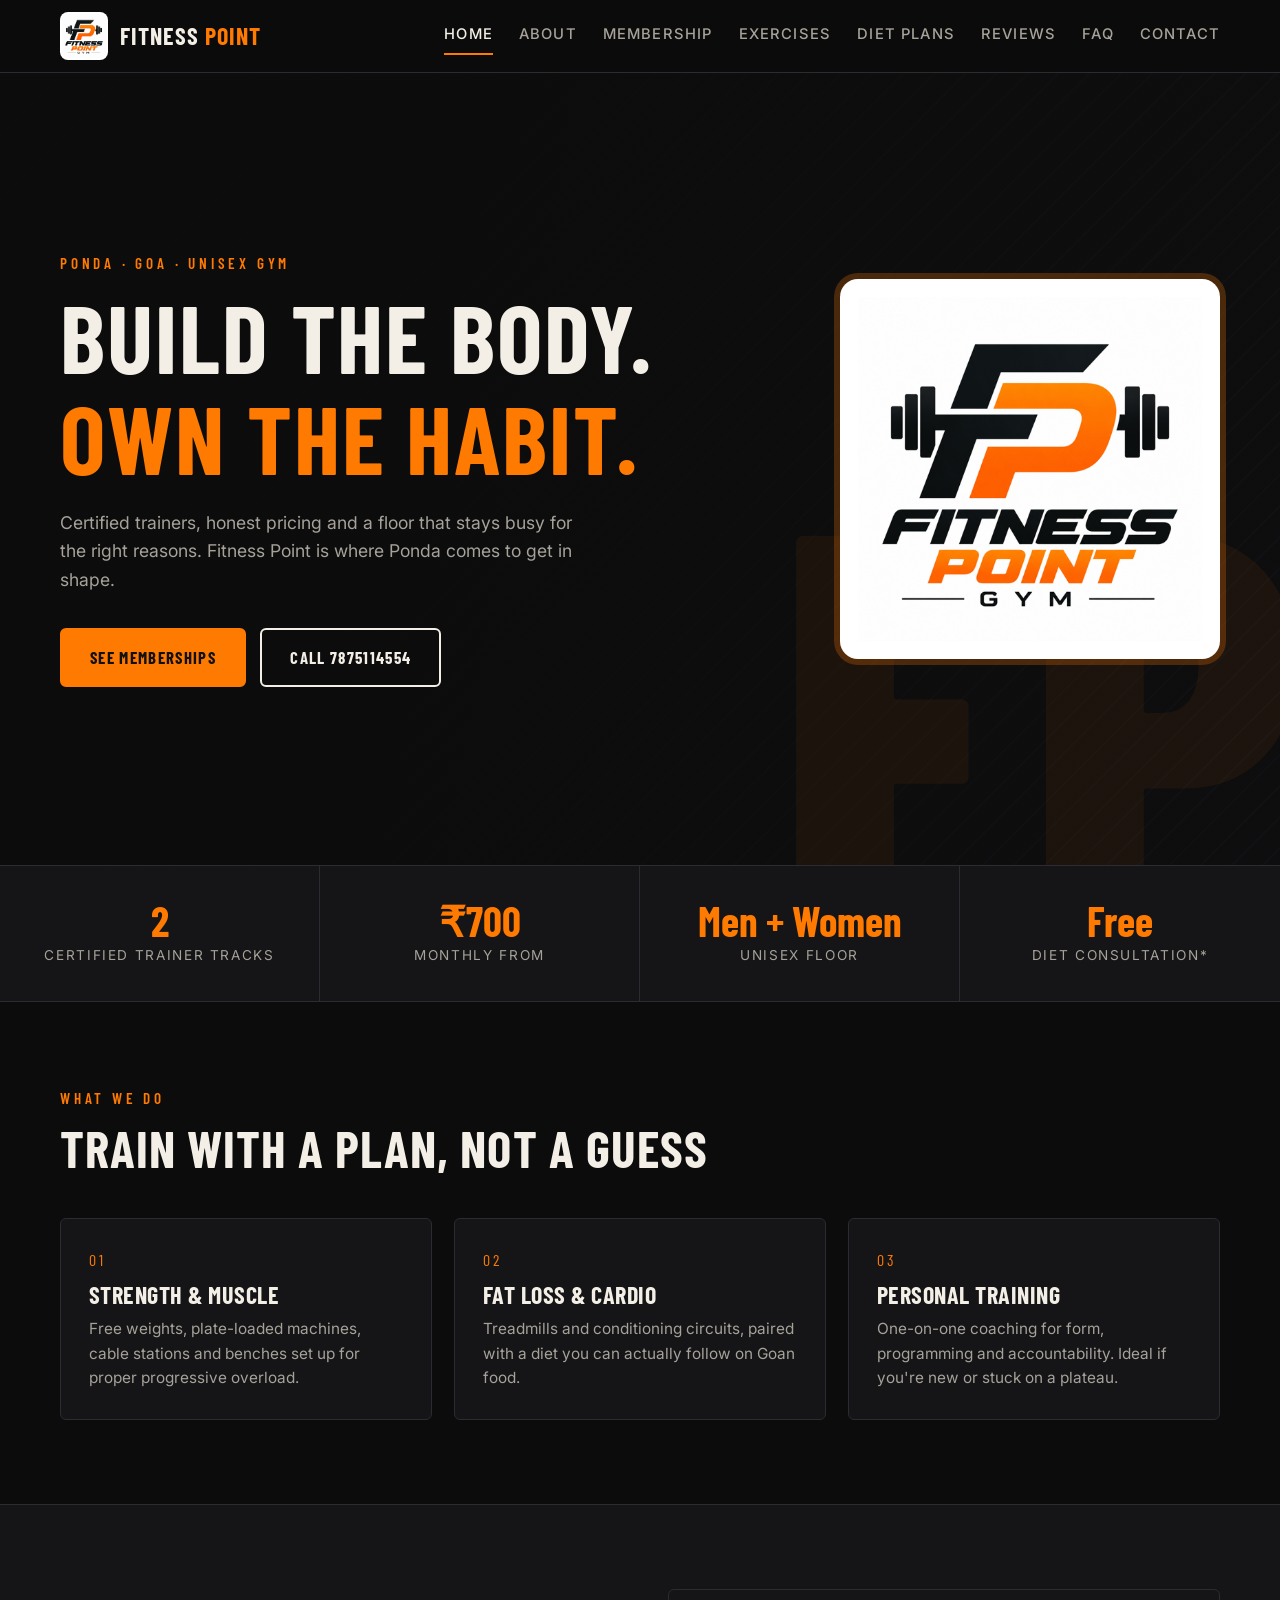
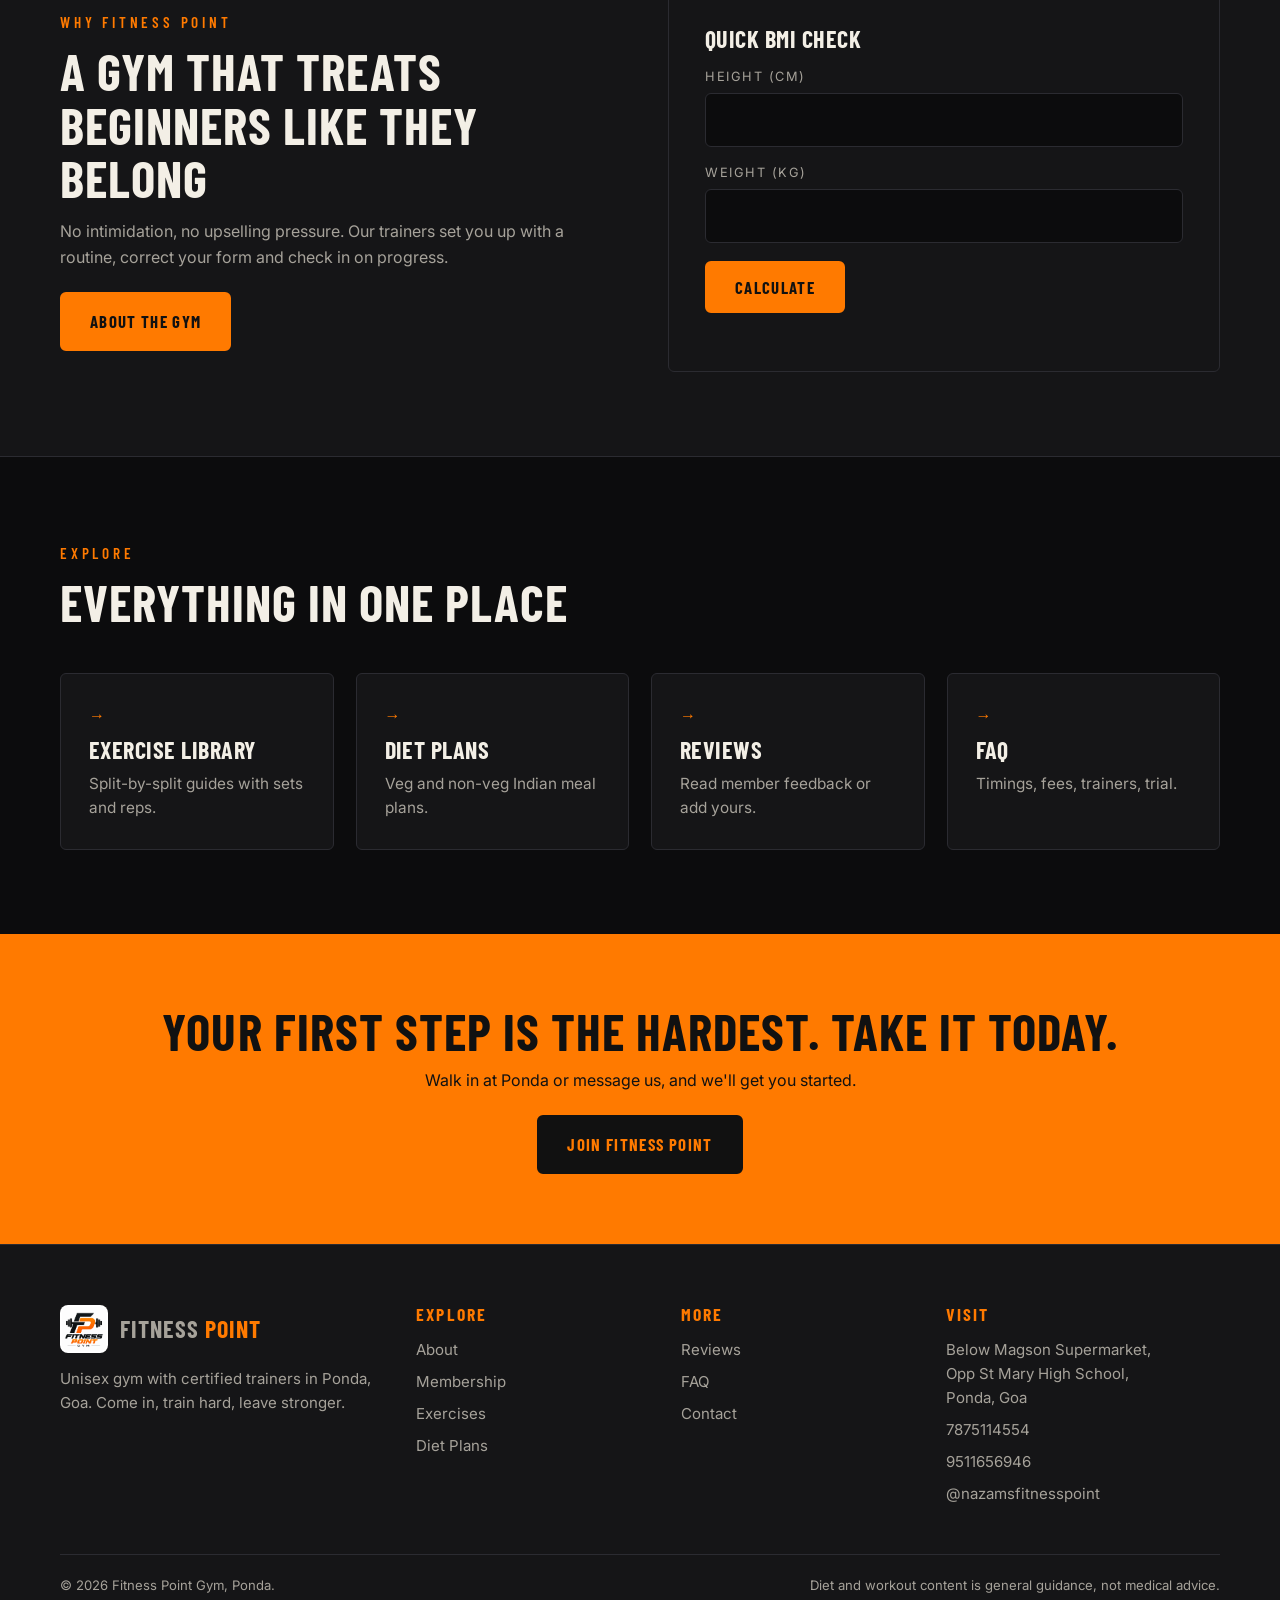
<file: index.html>
<!doctype html>
<html lang="en"><head><meta charset="utf-8"><meta name="viewport" content="width=device-width,initial-scale=1">
<title>Home | Fitness Point Gym, Ponda Goa</title>
<meta name="description" content="Unisex gym in Ponda, Goa with certified trainers, diet consultation and affordable memberships.">
<link rel="icon" href="img/favicon.png">
<link rel="preconnect" href="https://fonts.googleapis.com"><link rel="preconnect" href="https://fonts.gstatic.com" crossorigin>
<link href="https://fonts.googleapis.com/css2?family=Barlow+Condensed:wght@500;600;700;800&family=Inter:wght@400;500;600&display=swap" rel="stylesheet">
<link rel="stylesheet" href="css/style.css">
</head><body>
<div id="hdr"></div>

<section class="hero"><div class="wrap">
  <div><span class="eyebrow">Ponda · Goa · Unisex Gym</span>
  <h1>Build the body.<br><em>Own the habit.</em></h1>
  <p>Certified trainers, honest pricing and a floor that stays busy for the right reasons. Fitness Point is where Ponda comes to get in shape.</p>
  <div class="row"><a class="btn" href="membership.html">See Memberships</a><a class="btn ghost" href="tel:7875114554">Call 7875114554</a></div></div>
  <img class="hero-logo" src="img/logo.png" alt="Fitness Point Gym">
</div></section>
<div class="stats">
  <div><strong>2</strong><span>Certified trainer tracks</span></div>
  <div><strong>₹700</strong><span>Monthly from</span></div>
  <div><strong>Men + Women</strong><span>Unisex floor</span></div>
  <div><strong>Free</strong><span>Diet consultation*</span></div>
</div>
<section><div class="wrap">
  <span class="eyebrow">What we do</span><h2>Train with a plan, not a guess</h2>
  <div class="grid g3">
    <div class="card"><span class="no">01</span><h3>Strength &amp; Muscle</h3><p>Free weights, plate-loaded machines, cable stations and benches set up for proper progressive overload.</p></div>
    <div class="card"><span class="no">02</span><h3>Fat Loss &amp; Cardio</h3><p>Treadmills and conditioning circuits, paired with a diet you can actually follow on Goan food.</p></div>
    <div class="card"><span class="no">03</span><h3>Personal Training</h3><p>One-on-one coaching for form, programming and accountability. Ideal if you're new or stuck on a plateau.</p></div>
  </div>
</div></section>
<section class="alt"><div class="wrap split">
  <div><span class="eyebrow">Why Fitness Point</span><h2>A gym that treats beginners like they belong</h2>
  <p class="lead">No intimidation, no upselling pressure. Our trainers set you up with a routine, correct your form and check in on progress.</p>
  <p style="margin-top:22px"><a class="btn" href="about.html">About the gym</a></p></div>
  <div class="panel"><h3>Quick BMI check</h3>
  <form id="bmiForm"><label>Height (cm)</label><input name="h" type="number" min="100" max="230" required>
  <label>Weight (kg)</label><input name="w" type="number" min="25" max="250" required>
  <p style="margin-top:18px"><button class="btn" type="submit">Calculate</button></p></form>
  <p id="bmiOut" class="note" style="font-size:1rem"></p></div>
</div></section>
<section><div class="wrap">
  <span class="eyebrow">Explore</span><h2>Everything in one place</h2>
  <div class="grid g4">
    <a class="card" href="exercises.html"><span class="no">→</span><h3>Exercise Library</h3><p>Split-by-split guides with sets and reps.</p></a>
    <a class="card" href="diet.html"><span class="no">→</span><h3>Diet Plans</h3><p>Veg and non-veg Indian meal plans.</p></a>
    <a class="card" href="reviews.html"><span class="no">→</span><h3>Reviews</h3><p>Read member feedback or add yours.</p></a>
    <a class="card" href="faq.html"><span class="no">→</span><h3>FAQ</h3><p>Timings, fees, trainers, trial.</p></a>
  </div>
</div></section>
<div class="cta"><div class="wrap"><h2>Your first step is the hardest. Take it today.</h2><p>Walk in at Ponda or message us, and we'll get you started.</p><a class="btn" href="contact.html">Join Fitness Point</a></div></div>
<div id="ftr"></div>
<script src="js/main.js"></script>
</body></html>
</file>
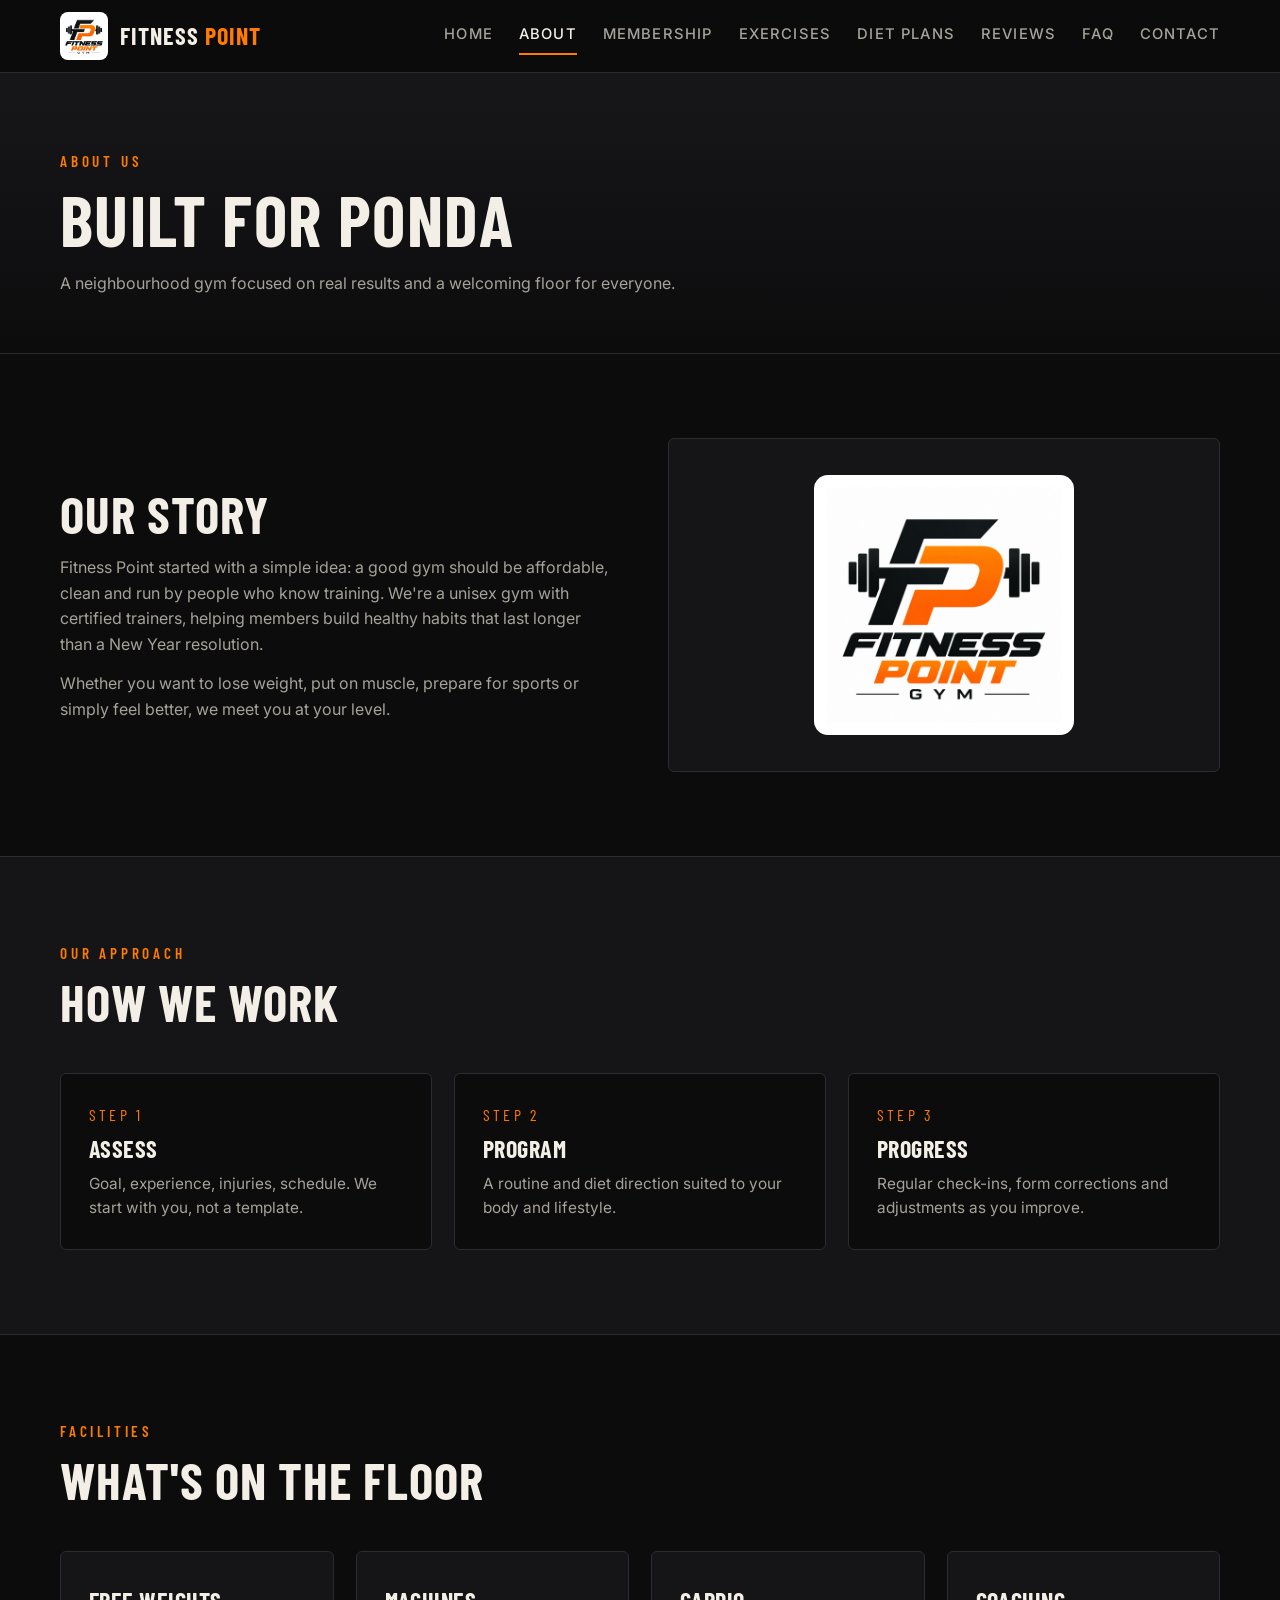
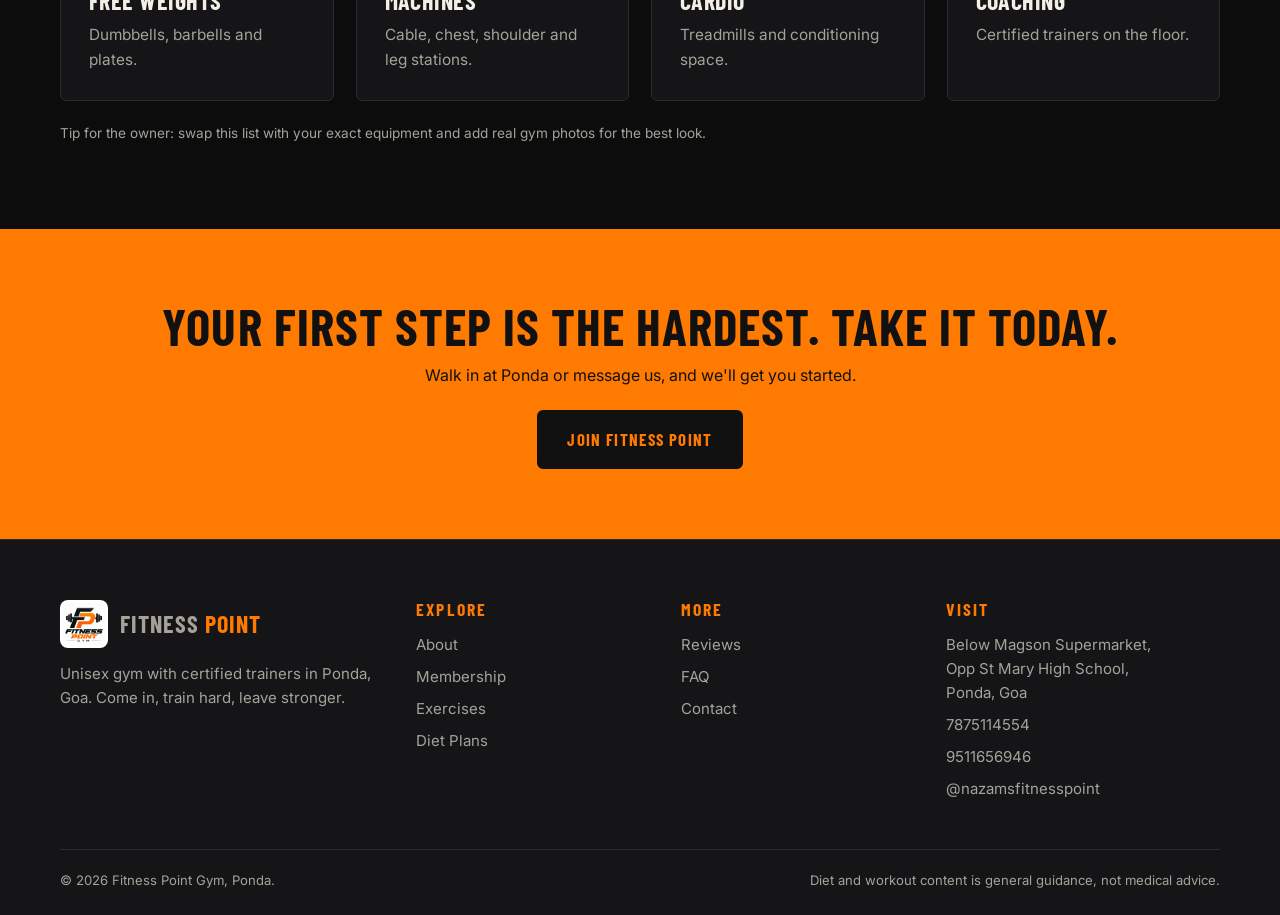
<file: about.html>
<!doctype html>
<html lang="en"><head><meta charset="utf-8"><meta name="viewport" content="width=device-width,initial-scale=1">
<title>About | Fitness Point Gym, Ponda Goa</title>
<meta name="description" content="About Fitness Point Gym, a unisex gym with certified trainers in Ponda, Goa.">
<link rel="icon" href="img/favicon.png">
<link rel="preconnect" href="https://fonts.googleapis.com"><link rel="preconnect" href="https://fonts.gstatic.com" crossorigin>
<link href="https://fonts.googleapis.com/css2?family=Barlow+Condensed:wght@500;600;700;800&family=Inter:wght@400;500;600&display=swap" rel="stylesheet">
<link rel="stylesheet" href="css/style.css">
</head><body>
<div id="hdr"></div>

<div class="pagehead"><div class="wrap"><span class="eyebrow">About us</span><h1 style="font-size:clamp(2.4rem,6vw,4.4rem)">Built for Ponda</h1><p class="lead">A neighbourhood gym focused on real results and a welcoming floor for everyone.</p></div></div>
<section><div class="wrap split">
  <div><h2>Our story</h2>
  <p class="lead">Fitness Point started with a simple idea: a good gym should be affordable, clean and run by people who know training. We're a unisex gym with certified trainers, helping members build healthy habits that last longer than a New Year resolution.</p>
  <p class="lead">Whether you want to lose weight, put on muscle, prepare for sports or simply feel better, we meet you at your level.</p></div>
  <div class="panel"><img src="img/logo.png" alt="Fitness Point Gym" style="width:260px;margin:auto"></div>
</div></section>
<section class="alt"><div class="wrap"><span class="eyebrow">Our approach</span><h2>How we work</h2>
<div class="grid g3">
  <div class="card"><span class="no">STEP 1</span><h3>Assess</h3><p>Goal, experience, injuries, schedule. We start with you, not a template.</p></div>
  <div class="card"><span class="no">STEP 2</span><h3>Program</h3><p>A routine and diet direction suited to your body and lifestyle.</p></div>
  <div class="card"><span class="no">STEP 3</span><h3>Progress</h3><p>Regular check-ins, form corrections and adjustments as you improve.</p></div>
</div></div></section>
<section><div class="wrap"><span class="eyebrow">Facilities</span><h2>What's on the floor</h2>
<div class="grid g4">
  <div class="card"><h3>Free Weights</h3><p>Dumbbells, barbells and plates.</p></div>
  <div class="card"><h3>Machines</h3><p>Cable, chest, shoulder and leg stations.</p></div>
  <div class="card"><h3>Cardio</h3><p>Treadmills and conditioning space.</p></div>
  <div class="card"><h3>Coaching</h3><p>Certified trainers on the floor.</p></div>
</div>
<p class="note">Tip for the owner: swap this list with your exact equipment and add real gym photos for the best look.</p></div></section>
<div class="cta"><div class="wrap"><h2>Your first step is the hardest. Take it today.</h2><p>Walk in at Ponda or message us, and we'll get you started.</p><a class="btn" href="contact.html">Join Fitness Point</a></div></div>
<div id="ftr"></div>
<script src="js/main.js"></script>
</body></html>
</file>
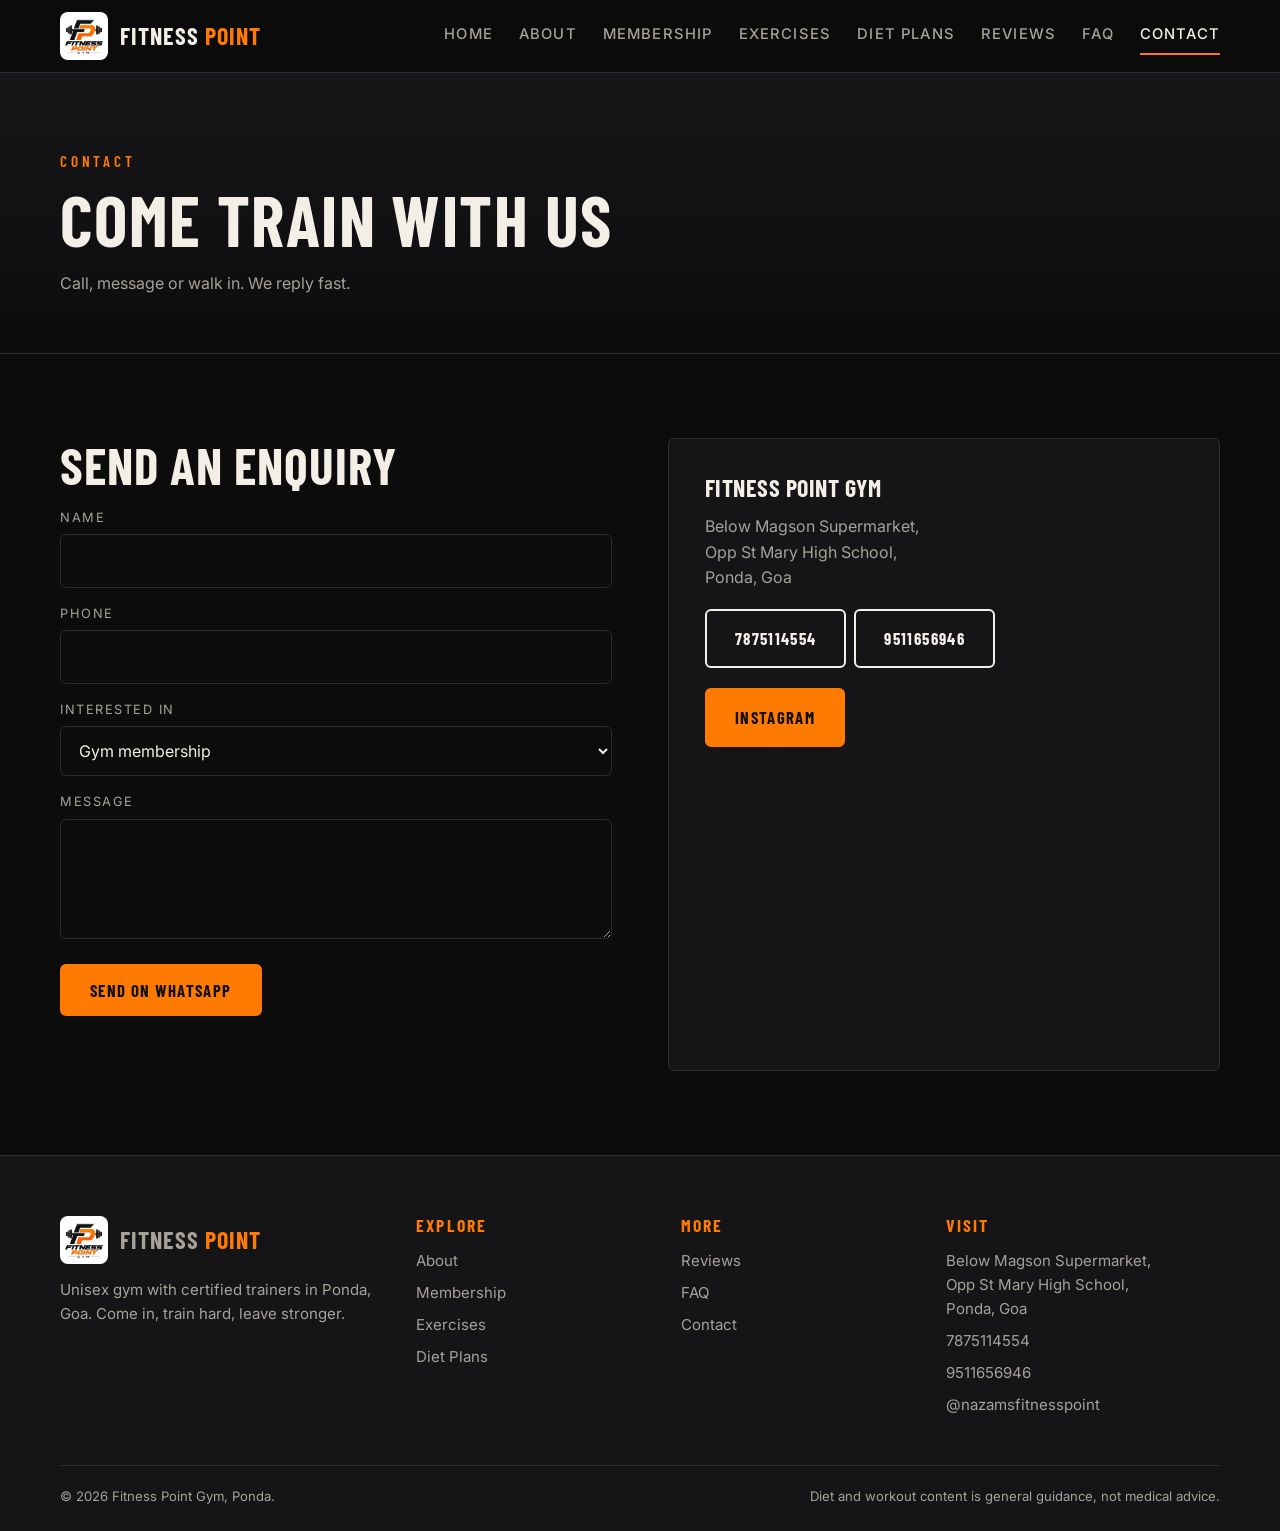
<file: contact.html>
<!doctype html>
<html lang="en"><head><meta charset="utf-8"><meta name="viewport" content="width=device-width,initial-scale=1">
<title>Contact | Fitness Point Gym, Ponda Goa</title>
<meta name="description" content="Contact Fitness Point Gym in Ponda, Goa. Call, WhatsApp or visit.">
<link rel="icon" href="img/favicon.png">
<link rel="preconnect" href="https://fonts.googleapis.com"><link rel="preconnect" href="https://fonts.gstatic.com" crossorigin>
<link href="https://fonts.googleapis.com/css2?family=Barlow+Condensed:wght@500;600;700;800&family=Inter:wght@400;500;600&display=swap" rel="stylesheet">
<link rel="stylesheet" href="css/style.css">
</head><body>
<div id="hdr"></div>

<div class="pagehead"><div class="wrap"><span class="eyebrow">Contact</span><h1 style="font-size:clamp(2.4rem,6vw,4.4rem)">Come train with us</h1><p class="lead">Call, message or walk in. We reply fast.</p></div></div>
<section><div class="wrap split" style="align-items:start">
  <div><h2>Send an enquiry</h2>
  <form id="contactForm"><label>Name</label><input name="n" required>
  <label>Phone</label><input name="p" type="tel" required>
  <label>Interested in</label><select name="i"><option>Gym membership</option><option>Personal training</option><option>Diet plan</option><option>Student offer</option></select>
  <label>Message</label><textarea name="m"></textarea>
  <p style="margin-top:18px"><button class="btn" type="submit">Send on WhatsApp</button></p></form></div>
  <div class="panel"><h3>Fitness Point Gym</h3>
  <p class="lead" style="margin-bottom:18px">Below Magson Supermarket,<br>Opp St Mary High School,<br>Ponda, Goa</p>
  <p><a class="btn ghost" href="tel:7875114554" style="margin:0 8px 10px 0">7875114554</a><a class="btn ghost" href="tel:9511656946">9511656946</a></p>
  <p style="margin:10px 0 20px"><a class="btn" href="https://instagram.com/nazamsfitnesspoint" target="_blank" rel="noopener">Instagram</a></p>
  <iframe title="Map" loading="lazy" style="width:100%;height:260px;border:0;border-radius:6px;filter:invert(.9) hue-rotate(180deg)" src="https://www.google.com/maps?q=Fitness+Point+Gym+Ponda+Goa&output=embed"></iframe></div>
</div></section>
<div id="ftr"></div>
<script src="js/main.js"></script>
</body></html>
</file>
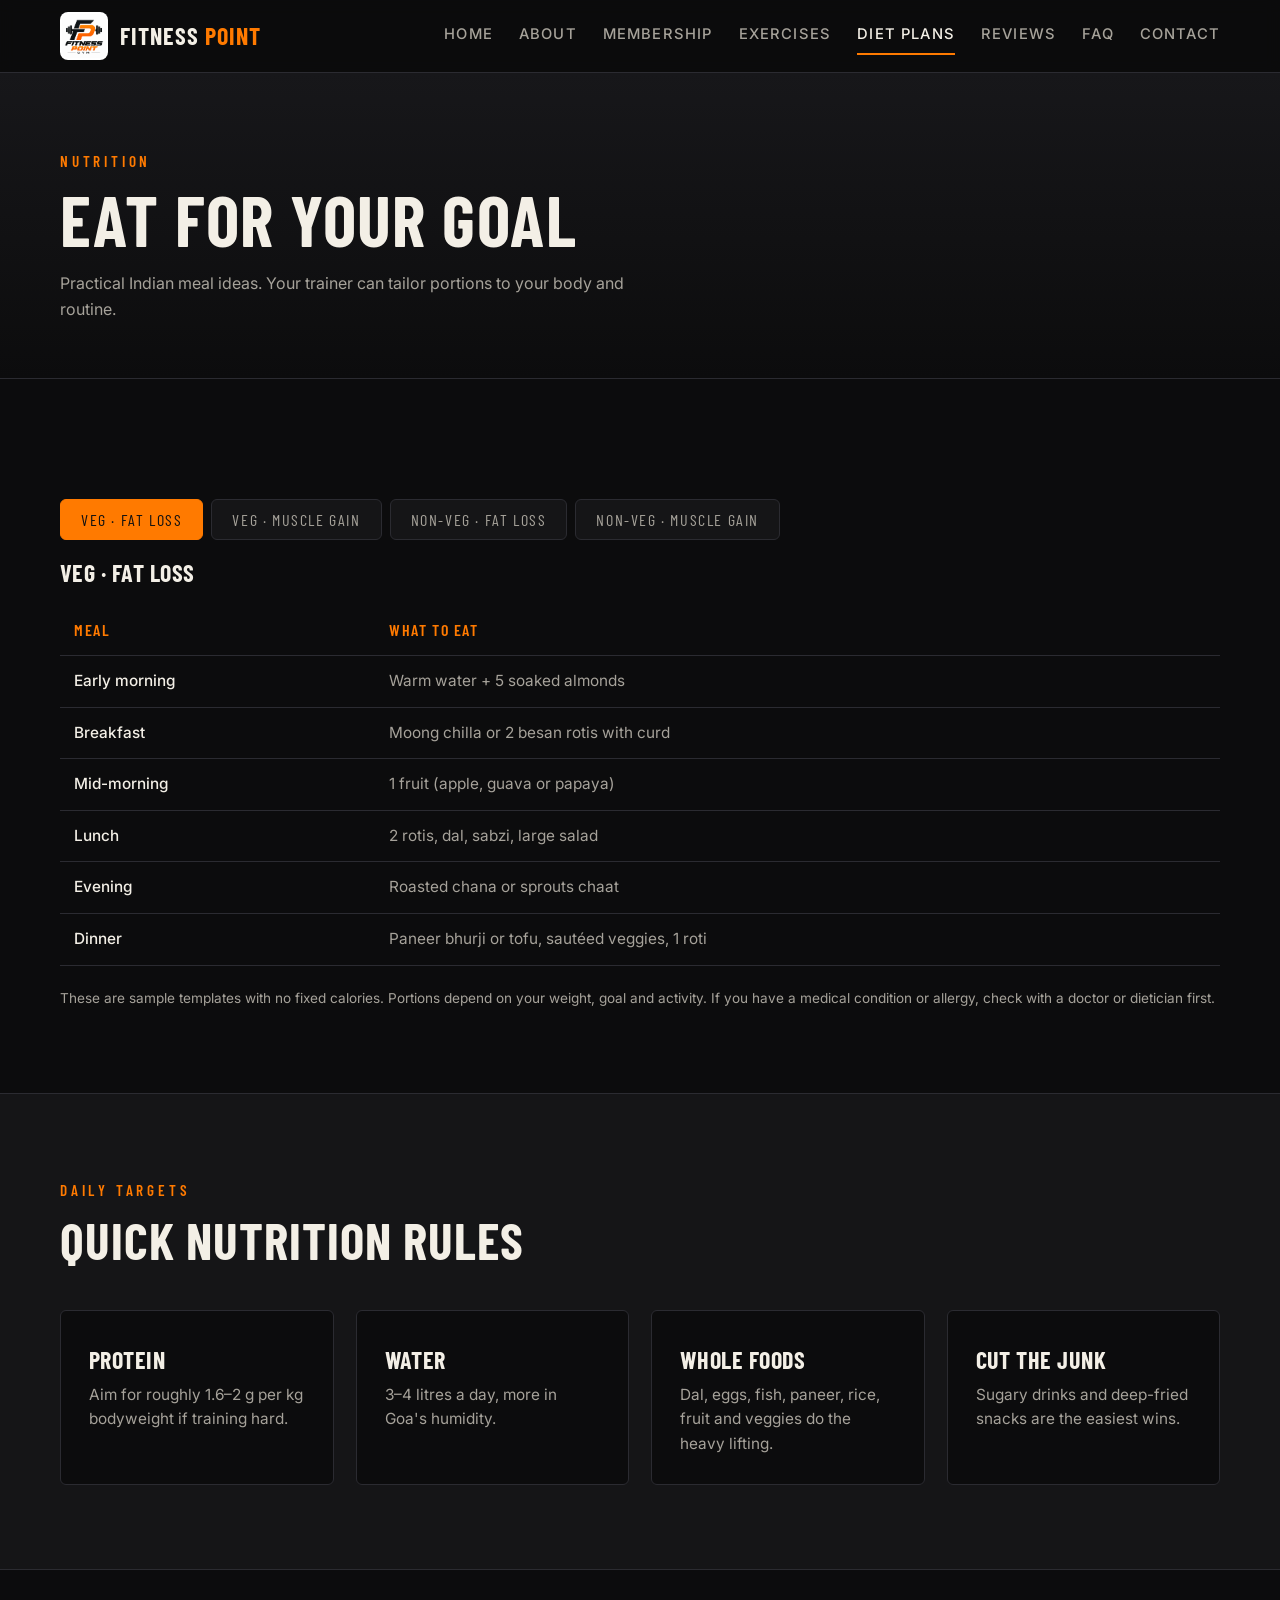
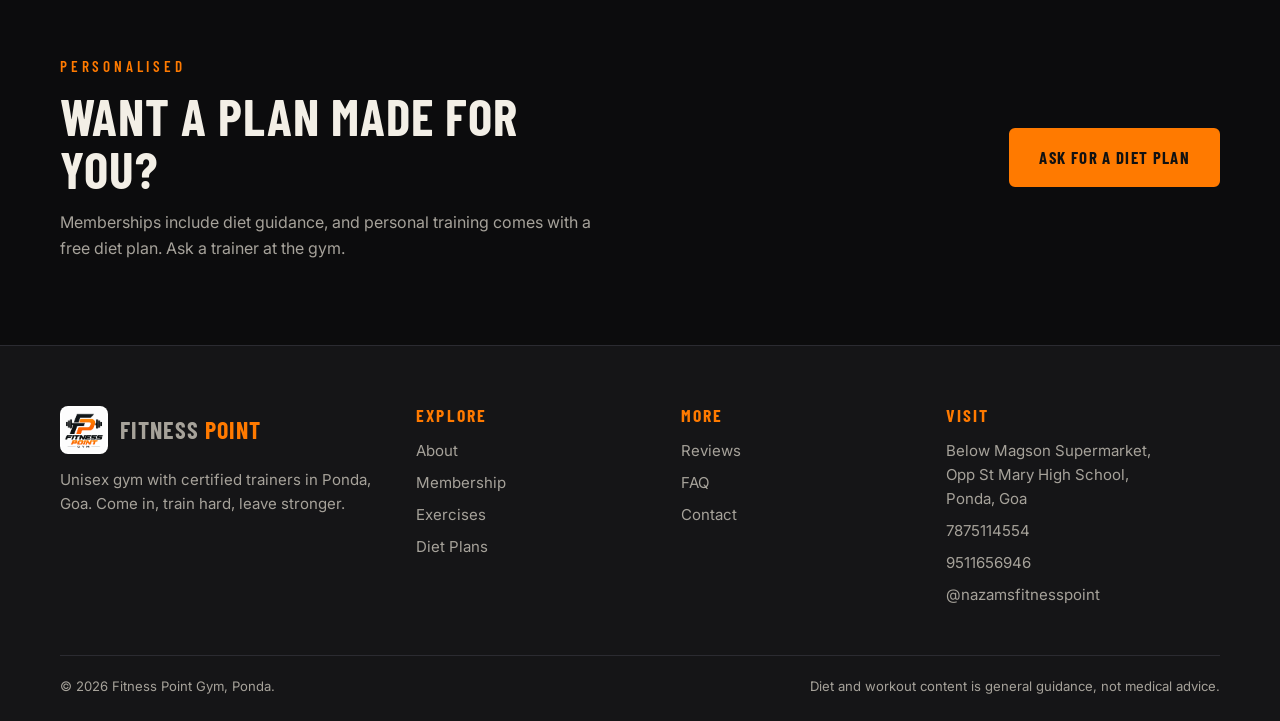
<file: diet.html>
<!doctype html>
<html lang="en"><head><meta charset="utf-8"><meta name="viewport" content="width=device-width,initial-scale=1">
<title>Diet Plans | Fitness Point Gym, Ponda Goa</title>
<meta name="description" content="Veg and non-veg Indian diet plans for fat loss and muscle gain from Fitness Point Gym.">
<link rel="icon" href="img/favicon.png">
<link rel="preconnect" href="https://fonts.googleapis.com"><link rel="preconnect" href="https://fonts.gstatic.com" crossorigin>
<link href="https://fonts.googleapis.com/css2?family=Barlow+Condensed:wght@500;600;700;800&family=Inter:wght@400;500;600&display=swap" rel="stylesheet">
<link rel="stylesheet" href="css/style.css">
</head><body>
<div id="hdr"></div>

<div class="pagehead"><div class="wrap"><span class="eyebrow">Nutrition</span><h1 style="font-size:clamp(2.4rem,6vw,4.4rem)">Eat for your goal</h1><p class="lead">Practical Indian meal ideas. Your trainer can tailor portions to your body and routine.</p></div></div>
<section><div class="wrap" data-tabs>
  <div class="tabs"><button class="on">Veg · Fat loss</button><button class="">Veg · Muscle gain</button><button class="">Non-veg · Fat loss</button><button class="">Non-veg · Muscle gain</button></div><div class="pane on"><h3 style="margin-top:20px">Veg · Fat loss</h3><div class="scroll"><table><tr><th>Meal</th><th>What to eat</th></tr><tr><td>Early morning</td><td>Warm water + 5 soaked almonds</td></tr><tr><td>Breakfast</td><td>Moong chilla or 2 besan rotis with curd</td></tr><tr><td>Mid-morning</td><td>1 fruit (apple, guava or papaya)</td></tr><tr><td>Lunch</td><td>2 rotis, dal, sabzi, large salad</td></tr><tr><td>Evening</td><td>Roasted chana or sprouts chaat</td></tr><tr><td>Dinner</td><td>Paneer bhurji or tofu, sautéed veggies, 1 roti</td></tr></table></div></div><div class="pane "><h3 style="margin-top:20px">Veg · Muscle gain</h3><div class="scroll"><table><tr><th>Meal</th><th>What to eat</th></tr><tr><td>Breakfast</td><td>Paneer paratha or poha with peanuts, milk</td></tr><tr><td>Mid-morning</td><td>Banana + handful of nuts</td></tr><tr><td>Lunch</td><td>Rice, rajma or chole, curd, salad</td></tr><tr><td>Pre-workout</td><td>Peanut butter toast + fruit</td></tr><tr><td>Post-workout</td><td>Whey or milk, plus a banana</td></tr><tr><td>Dinner</td><td>3 rotis, dal, paneer curry, veggies</td></tr></table></div></div><div class="pane "><h3 style="margin-top:20px">Non-veg · Fat loss</h3><div class="scroll"><table><tr><th>Meal</th><th>What to eat</th></tr><tr><td>Breakfast</td><td>3 egg whites + 1 whole egg, 1 toast</td></tr><tr><td>Mid-morning</td><td>Fruit or buttermilk</td></tr><tr><td>Lunch</td><td>Grilled fish or chicken, 2 rotis, salad</td></tr><tr><td>Evening</td><td>Boiled eggs or sprouts</td></tr><tr><td>Dinner</td><td>Chicken or fish curry (light oil), sautéed veggies</td></tr></table></div></div><div class="pane "><h3 style="margin-top:20px">Non-veg · Muscle gain</h3><div class="scroll"><table><tr><th>Meal</th><th>What to eat</th></tr><tr><td>Breakfast</td><td>4 eggs, oats with milk, banana</td></tr><tr><td>Lunch</td><td>Rice, chicken or fish curry, dal, veggies</td></tr><tr><td>Pre-workout</td><td>Rice or bread + egg</td></tr><tr><td>Post-workout</td><td>Whey or milk + banana</td></tr><tr><td>Dinner</td><td>Chicken/egg curry, 3 rotis, salad</td></tr></table></div></div>
  <p class="note">These are sample templates with no fixed calories. Portions depend on your weight, goal and activity. If you have a medical condition or allergy, check with a doctor or dietician first.</p>
</div></section>
<section class="alt"><div class="wrap"><span class="eyebrow">Daily targets</span><h2>Quick nutrition rules</h2>
<div class="grid g4">
  <div class="card"><h3>Protein</h3><p>Aim for roughly 1.6–2 g per kg bodyweight if training hard.</p></div>
  <div class="card"><h3>Water</h3><p>3–4 litres a day, more in Goa's humidity.</p></div>
  <div class="card"><h3>Whole foods</h3><p>Dal, eggs, fish, paneer, rice, fruit and veggies do the heavy lifting.</p></div>
  <div class="card"><h3>Cut the junk</h3><p>Sugary drinks and deep-fried snacks are the easiest wins.</p></div>
</div></div></section>
<section><div class="wrap split">
  <div><span class="eyebrow">Personalised</span><h2>Want a plan made for you?</h2><p class="lead">Memberships include diet guidance, and personal training comes with a free diet plan. Ask a trainer at the gym.</p></div>
  <div style="text-align:right"><a class="btn" href="contact.html">Ask for a diet plan</a></div>
</div></section>
<div id="ftr"></div>
<script src="js/main.js"></script>
</body></html>
</file>
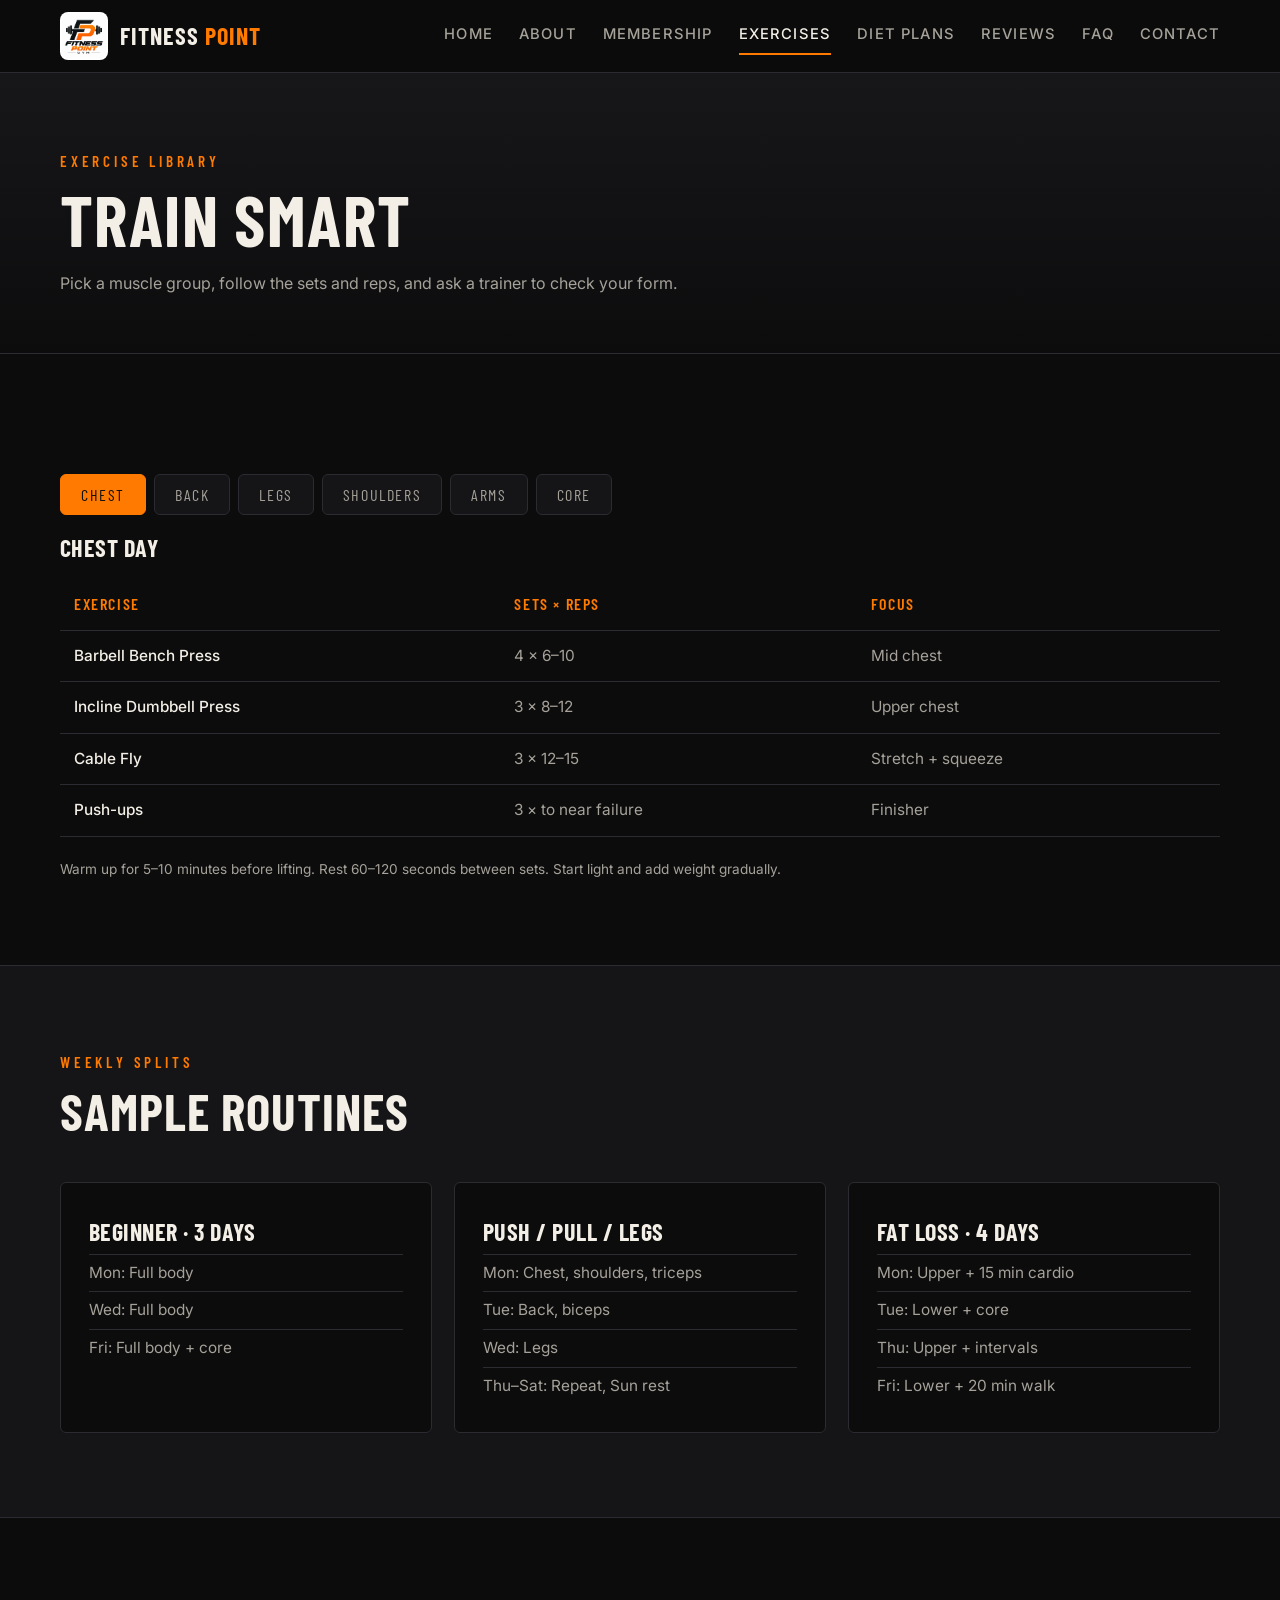
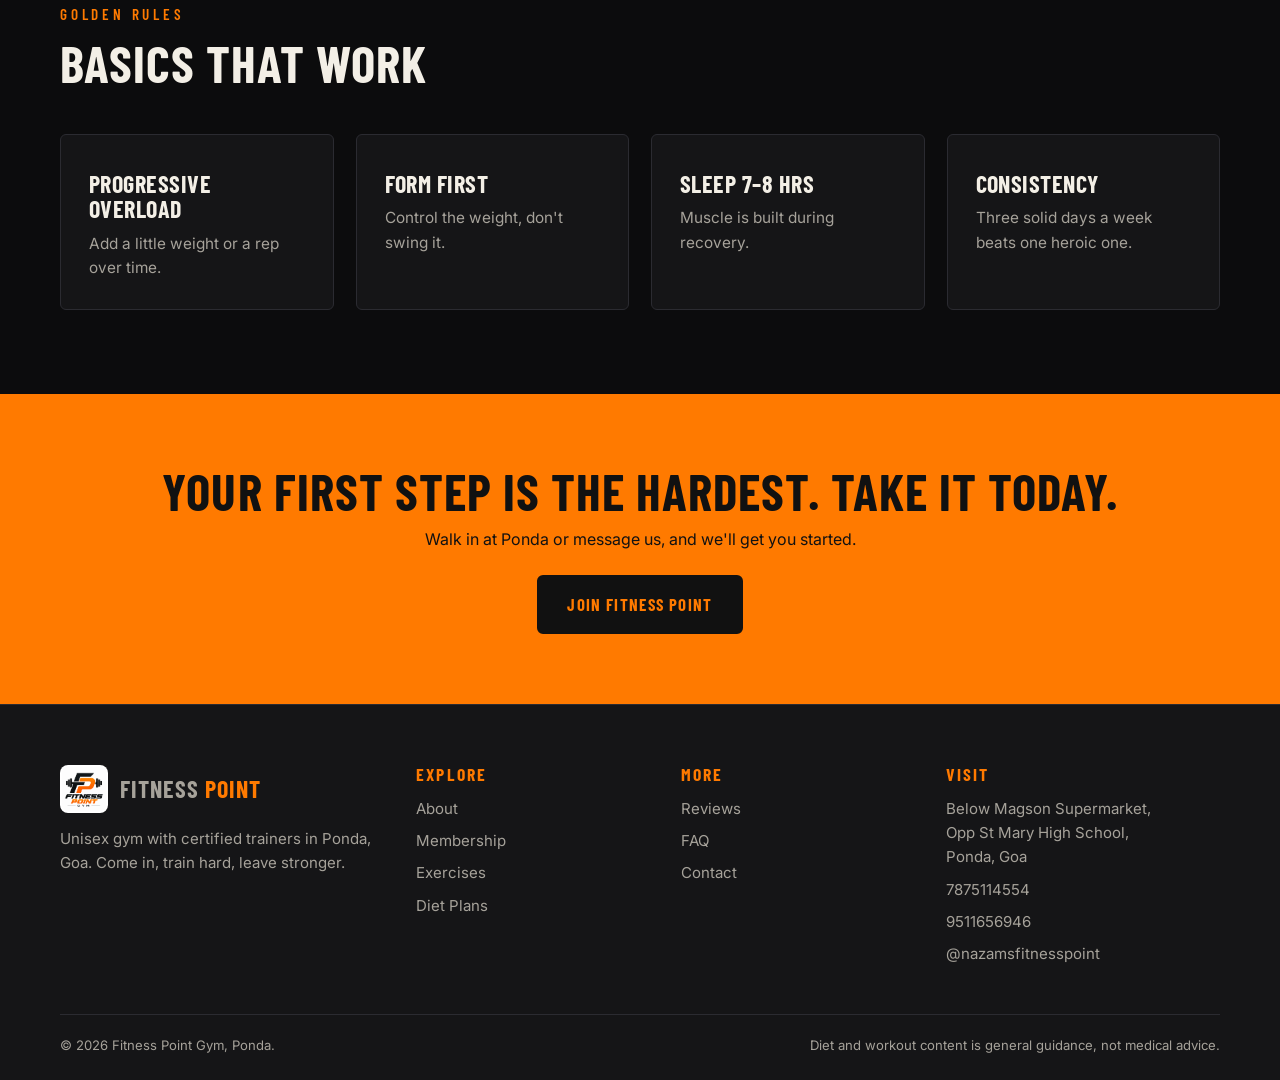
<file: exercises.html>
<!doctype html>
<html lang="en"><head><meta charset="utf-8"><meta name="viewport" content="width=device-width,initial-scale=1">
<title>Exercises | Fitness Point Gym, Ponda Goa</title>
<meta name="description" content="Gym exercise guide with sets and reps for chest, back, legs, shoulders, arms and core.">
<link rel="icon" href="img/favicon.png">
<link rel="preconnect" href="https://fonts.googleapis.com"><link rel="preconnect" href="https://fonts.gstatic.com" crossorigin>
<link href="https://fonts.googleapis.com/css2?family=Barlow+Condensed:wght@500;600;700;800&family=Inter:wght@400;500;600&display=swap" rel="stylesheet">
<link rel="stylesheet" href="css/style.css">
</head><body>
<div id="hdr"></div>

<div class="pagehead"><div class="wrap"><span class="eyebrow">Exercise library</span><h1 style="font-size:clamp(2.4rem,6vw,4.4rem)">Train smart</h1><p class="lead">Pick a muscle group, follow the sets and reps, and ask a trainer to check your form.</p></div></div>
<section><div class="wrap" data-tabs>
  <div class="tabs"><button class="on">Chest</button><button class="">Back</button><button class="">Legs</button><button class="">Shoulders</button><button class="">Arms</button><button class="">Core</button></div><div class="pane on"><h3 style="margin-top:20px">Chest Day</h3><div class="scroll"><table><tr><th>Exercise</th><th>Sets × Reps</th><th>Focus</th></tr><tr><td>Barbell Bench Press</td><td>4 × 6–10</td><td>Mid chest</td></tr><tr><td>Incline Dumbbell Press</td><td>3 × 8–12</td><td>Upper chest</td></tr><tr><td>Cable Fly</td><td>3 × 12–15</td><td>Stretch + squeeze</td></tr><tr><td>Push-ups</td><td>3 × to near failure</td><td>Finisher</td></tr></table></div></div><div class="pane "><h3 style="margin-top:20px">Back Day</h3><div class="scroll"><table><tr><th>Exercise</th><th>Sets × Reps</th><th>Focus</th></tr><tr><td>Deadlift</td><td>3 × 5</td><td>Posterior chain</td></tr><tr><td>Lat Pulldown</td><td>4 × 8–12</td><td>Lats</td></tr><tr><td>Seated Cable Row</td><td>3 × 10–12</td><td>Mid back</td></tr><tr><td>Single-arm Dumbbell Row</td><td>3 × 10 each</td><td>Lats + rhomboids</td></tr></table></div></div><div class="pane "><h3 style="margin-top:20px">Legs Day</h3><div class="scroll"><table><tr><th>Exercise</th><th>Sets × Reps</th><th>Focus</th></tr><tr><td>Back Squat</td><td>4 × 6–10</td><td>Quads, glutes</td></tr><tr><td>Romanian Deadlift</td><td>3 × 8–10</td><td>Hamstrings</td></tr><tr><td>Leg Press</td><td>3 × 12</td><td>Quads</td></tr><tr><td>Standing Calf Raise</td><td>4 × 15</td><td>Calves</td></tr></table></div></div><div class="pane "><h3 style="margin-top:20px">Shoulders Day</h3><div class="scroll"><table><tr><th>Exercise</th><th>Sets × Reps</th><th>Focus</th></tr><tr><td>Overhead Press</td><td>4 × 6–10</td><td>Front + side delts</td></tr><tr><td>Lateral Raise</td><td>4 × 12–15</td><td>Side delts</td></tr><tr><td>Rear Delt Fly</td><td>3 × 15</td><td>Rear delts</td></tr><tr><td>Face Pull</td><td>3 × 15</td><td>Posture</td></tr></table></div></div><div class="pane "><h3 style="margin-top:20px">Arms Day</h3><div class="scroll"><table><tr><th>Exercise</th><th>Sets × Reps</th><th>Focus</th></tr><tr><td>Barbell Curl</td><td>3 × 8–12</td><td>Biceps</td></tr><tr><td>Hammer Curl</td><td>3 × 10–12</td><td>Brachialis</td></tr><tr><td>Triceps Pushdown</td><td>3 × 10–12</td><td>Triceps</td></tr><tr><td>Skull Crusher</td><td>3 × 8–10</td><td>Long head</td></tr></table></div></div><div class="pane "><h3 style="margin-top:20px">Core Day</h3><div class="scroll"><table><tr><th>Exercise</th><th>Sets × Reps</th><th>Focus</th></tr><tr><td>Plank</td><td>3 × 45–60 sec</td><td>Stability</td></tr><tr><td>Hanging Knee Raise</td><td>3 × 12</td><td>Lower abs</td></tr><tr><td>Cable Crunch</td><td>3 × 15</td><td>Abs</td></tr><tr><td>Russian Twist</td><td>3 × 20</td><td>Obliques</td></tr></table></div></div>
  <p class="note">Warm up for 5–10 minutes before lifting. Rest 60–120 seconds between sets. Start light and add weight gradually.</p>
</div></section>
<section class="alt"><div class="wrap"><span class="eyebrow">Weekly splits</span><h2>Sample routines</h2>
<div class="grid g3">
  <div class="card"><h3>Beginner · 3 days</h3><ul><li>Mon: Full body</li><li>Wed: Full body</li><li>Fri: Full body + core</li></ul></div>
  <div class="card"><h3>Push / Pull / Legs</h3><ul><li>Mon: Chest, shoulders, triceps</li><li>Tue: Back, biceps</li><li>Wed: Legs</li><li>Thu–Sat: Repeat, Sun rest</li></ul></div>
  <div class="card"><h3>Fat loss · 4 days</h3><ul><li>Mon: Upper + 15 min cardio</li><li>Tue: Lower + core</li><li>Thu: Upper + intervals</li><li>Fri: Lower + 20 min walk</li></ul></div>
</div></div></section>
<section><div class="wrap"><span class="eyebrow">Golden rules</span><h2>Basics that work</h2>
<div class="grid g4">
  <div class="card"><h3>Progressive overload</h3><p>Add a little weight or a rep over time.</p></div>
  <div class="card"><h3>Form first</h3><p>Control the weight, don't swing it.</p></div>
  <div class="card"><h3>Sleep 7–8 hrs</h3><p>Muscle is built during recovery.</p></div>
  <div class="card"><h3>Consistency</h3><p>Three solid days a week beats one heroic one.</p></div>
</div></div></section>
<div class="cta"><div class="wrap"><h2>Your first step is the hardest. Take it today.</h2><p>Walk in at Ponda or message us, and we'll get you started.</p><a class="btn" href="contact.html">Join Fitness Point</a></div></div>
<div id="ftr"></div>
<script src="js/main.js"></script>
</body></html>
</file>
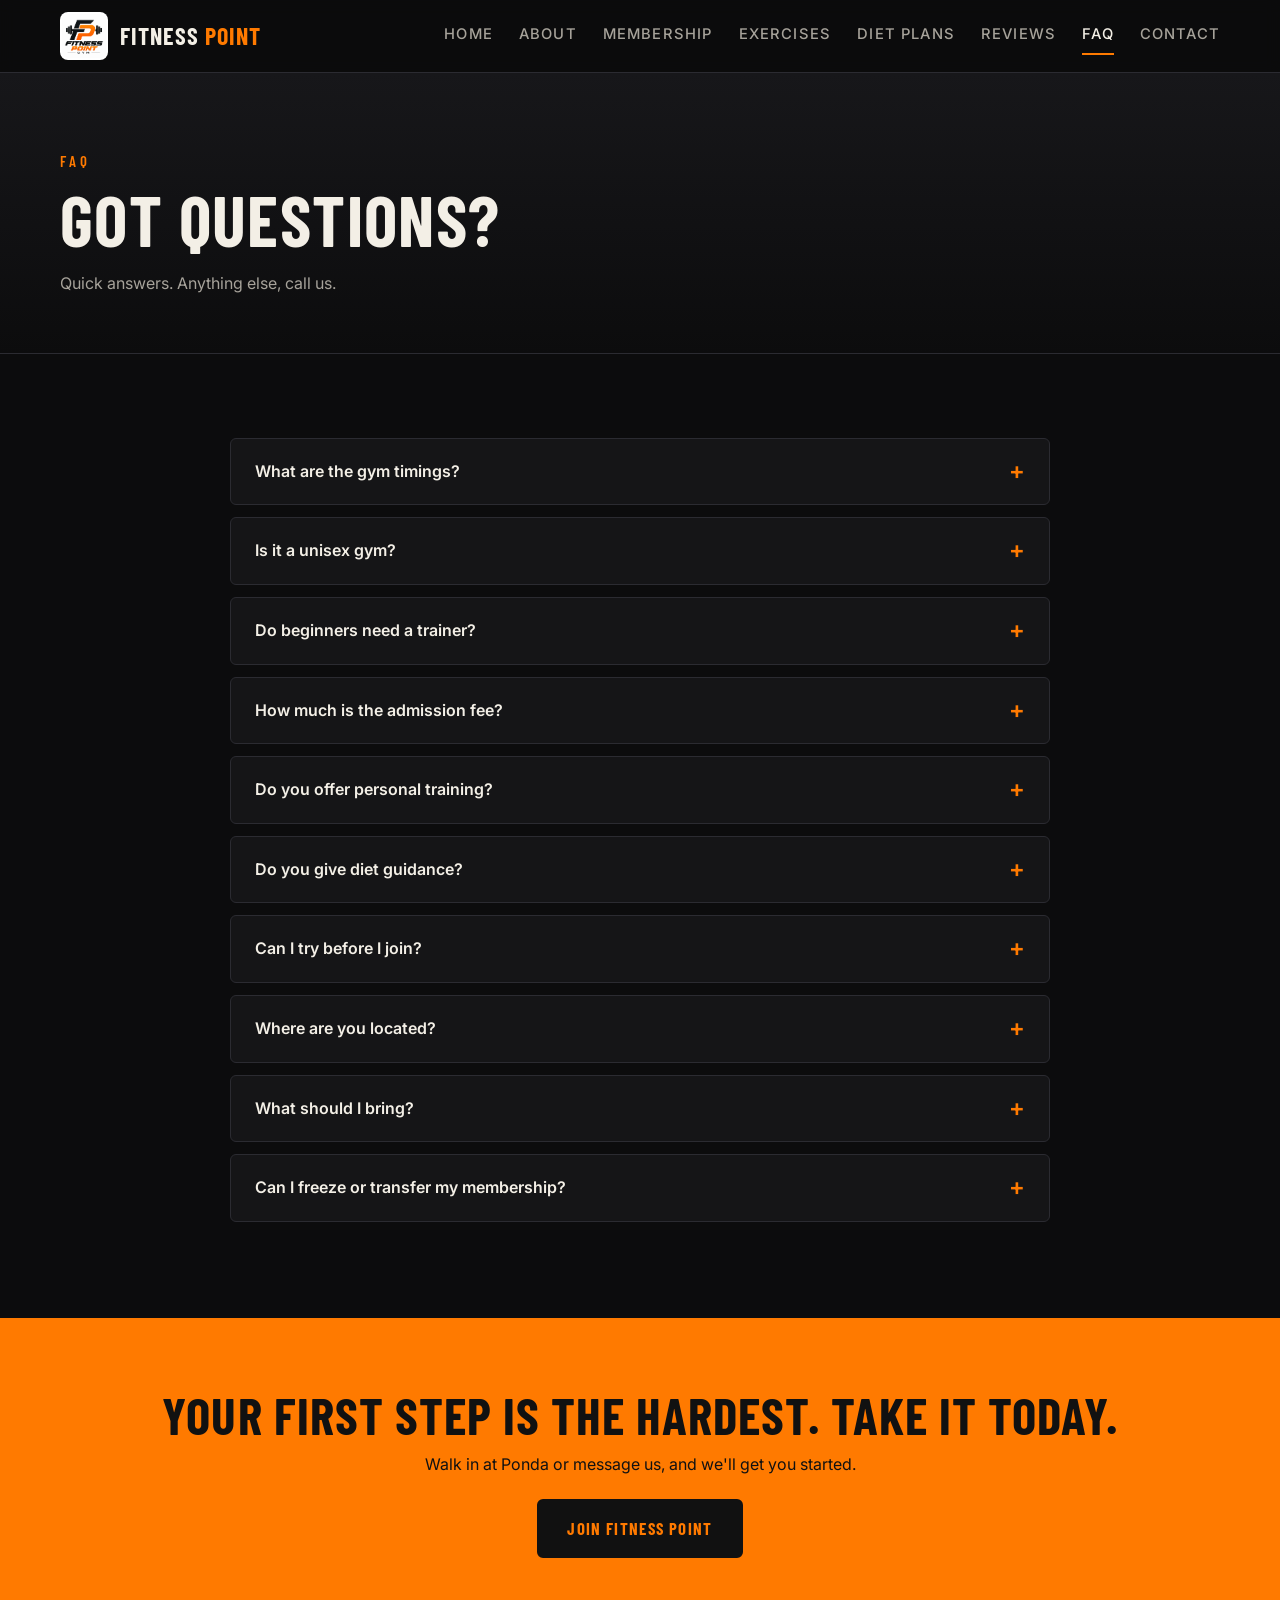
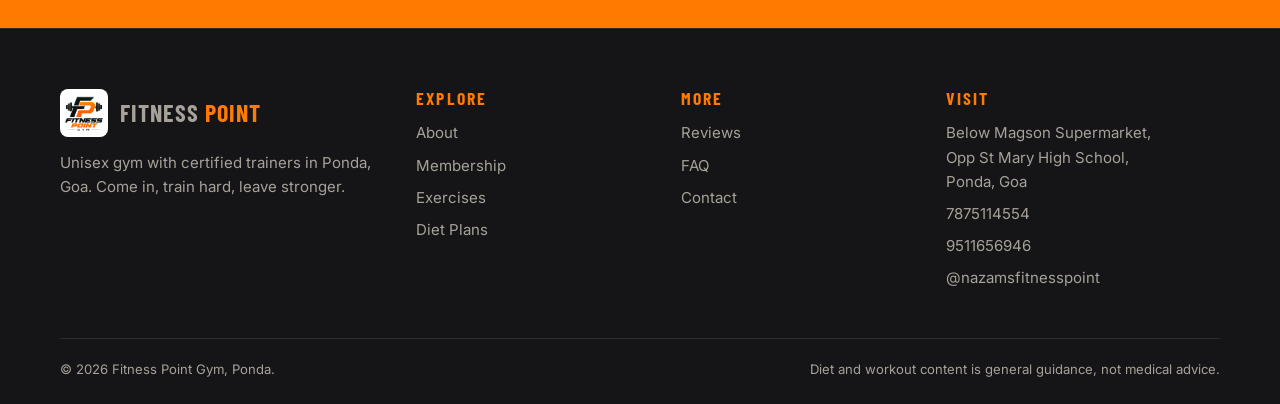
<file: faq.html>
<!doctype html>
<html lang="en"><head><meta charset="utf-8"><meta name="viewport" content="width=device-width,initial-scale=1">
<title>FAQ | Fitness Point Gym, Ponda Goa</title>
<meta name="description" content="Frequently asked questions about Fitness Point Gym in Ponda, Goa.">
<link rel="icon" href="img/favicon.png">
<link rel="preconnect" href="https://fonts.googleapis.com"><link rel="preconnect" href="https://fonts.gstatic.com" crossorigin>
<link href="https://fonts.googleapis.com/css2?family=Barlow+Condensed:wght@500;600;700;800&family=Inter:wght@400;500;600&display=swap" rel="stylesheet">
<link rel="stylesheet" href="css/style.css">
</head><body>
<div id="hdr"></div>

<div class="pagehead"><div class="wrap"><span class="eyebrow">FAQ</span><h1 style="font-size:clamp(2.4rem,6vw,4.4rem)">Got questions?</h1><p class="lead">Quick answers. Anything else, call us.</p></div></div>
<section><div class="wrap" style="max-width:820px"><details><summary>What are the gym timings?</summary><p>Call 7875114554 or 9511656946 for the current timings, as they can change on festivals and holidays.</p></details><details><summary>Is it a unisex gym?</summary><p>Yes. Men and women train on the same floor, with certified trainers on hand.</p></details><details><summary>Do beginners need a trainer?</summary><p>Not compulsory, but we recommend at least a few sessions to learn form and set up a routine.</p></details><details><summary>How much is the admission fee?</summary><p>Admission is ₹500, with an extra 10% off for students. Check the Membership page for plan prices.</p></details><details><summary>Do you offer personal training?</summary><p>Yes, at ₹4,000 per month with a free diet plan included.</p></details><details><summary>Do you give diet guidance?</summary><p>Yes. Plans include diet direction, and personal training comes with a full diet plan.</p></details><details><summary>Can I try before I join?</summary><p>Ask at the gym about a trial session. Visit or call to arrange it.</p></details><details><summary>Where are you located?</summary><p>Below Magson Supermarket, opposite St Mary High School, Ponda, Goa.</p></details><details><summary>What should I bring?</summary><p>Water bottle, towel, comfortable clothes and proper shoes.</p></details><details><summary>Can I freeze or transfer my membership?</summary><p>Policies vary by plan. Ask the front desk before you join.</p></details></div></section>
<div class="cta"><div class="wrap"><h2>Your first step is the hardest. Take it today.</h2><p>Walk in at Ponda or message us, and we'll get you started.</p><a class="btn" href="contact.html">Join Fitness Point</a></div></div>
<div id="ftr"></div>
<script src="js/main.js"></script>
</body></html>
</file>
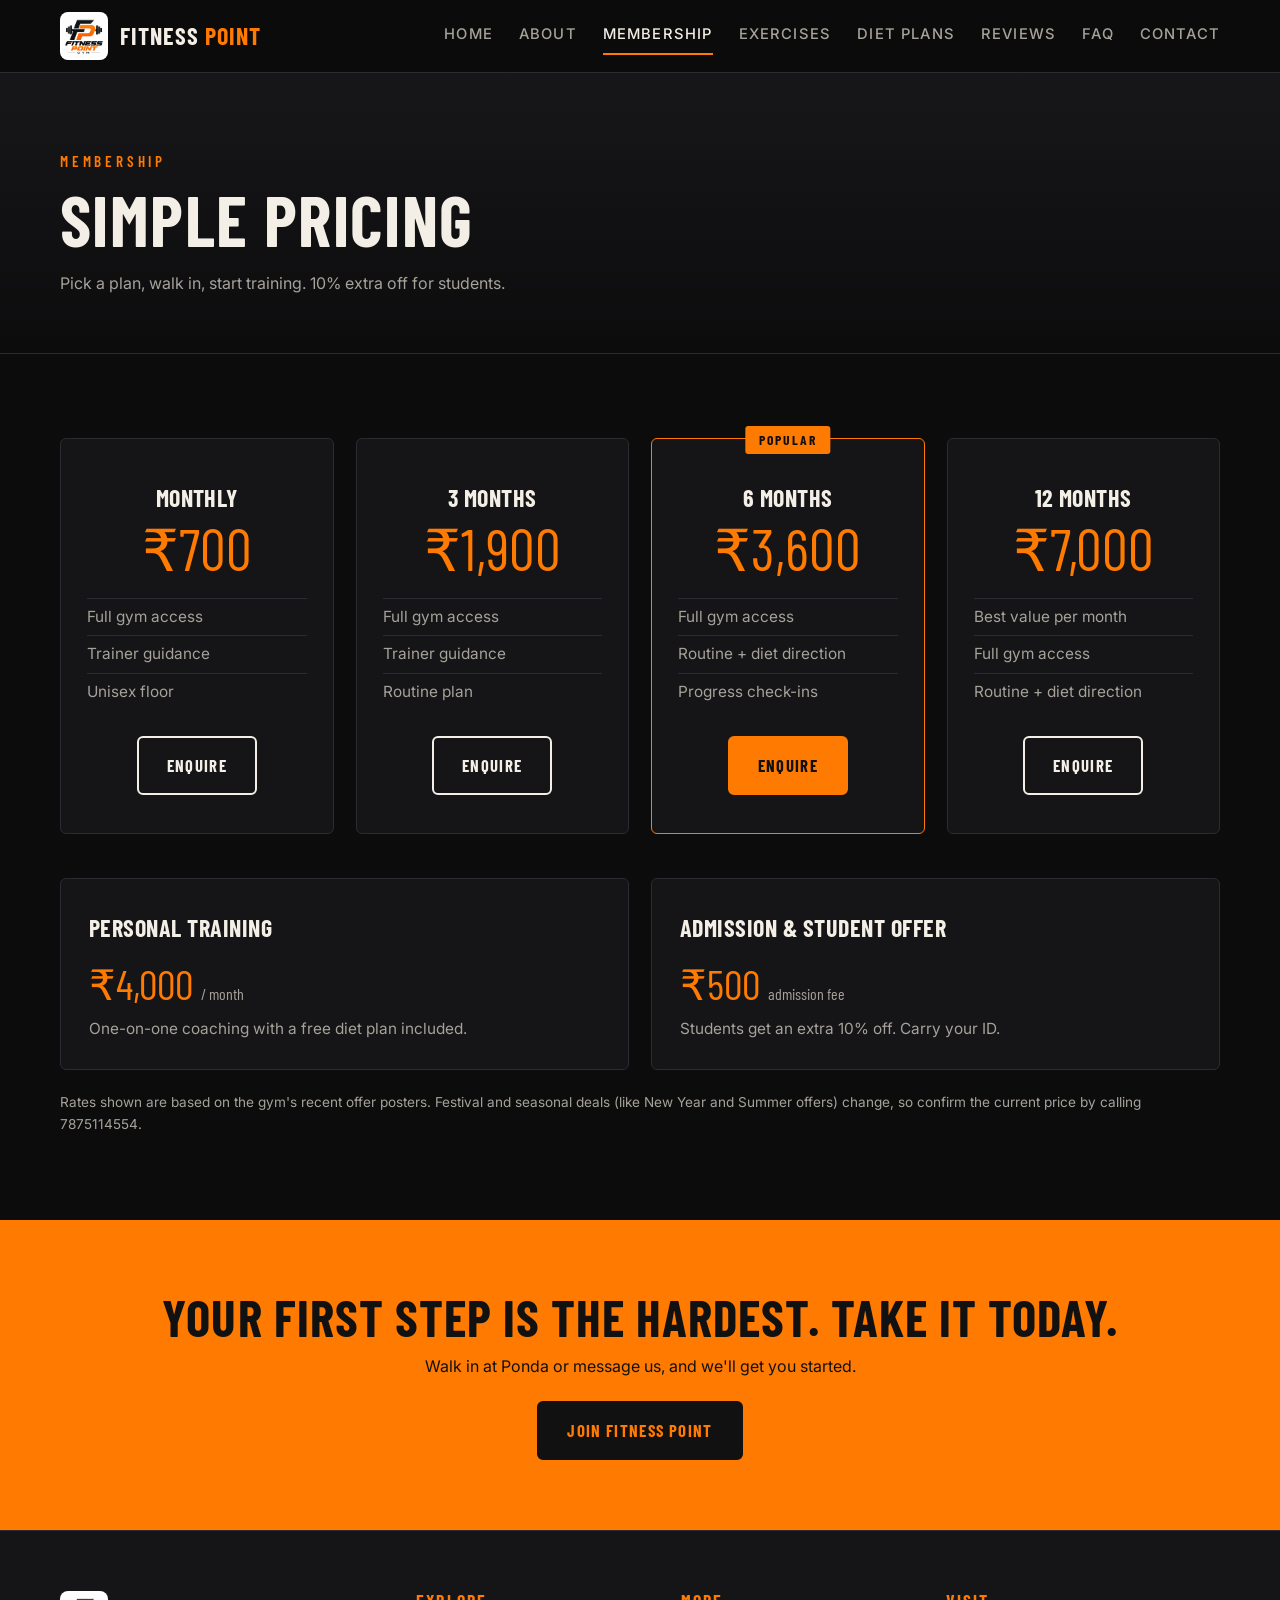
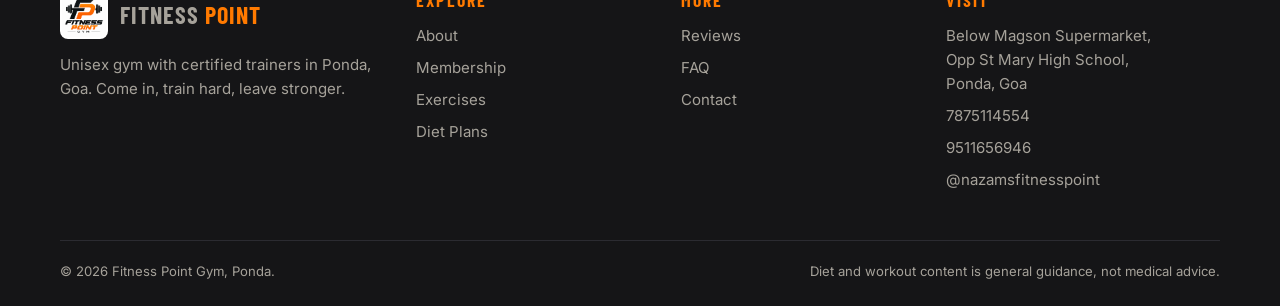
<file: membership.html>
<!doctype html>
<html lang="en"><head><meta charset="utf-8"><meta name="viewport" content="width=device-width,initial-scale=1">
<title>Membership | Fitness Point Gym, Ponda Goa</title>
<meta name="description" content="Fitness Point Gym membership plans and fees in Ponda, Goa.">
<link rel="icon" href="img/favicon.png">
<link rel="preconnect" href="https://fonts.googleapis.com"><link rel="preconnect" href="https://fonts.gstatic.com" crossorigin>
<link href="https://fonts.googleapis.com/css2?family=Barlow+Condensed:wght@500;600;700;800&family=Inter:wght@400;500;600&display=swap" rel="stylesheet">
<link rel="stylesheet" href="css/style.css">
</head><body>
<div id="hdr"></div>

<div class="pagehead"><div class="wrap"><span class="eyebrow">Membership</span><h1 style="font-size:clamp(2.4rem,6vw,4.4rem)">Simple pricing</h1><p class="lead">Pick a plan, walk in, start training. 10% extra off for students.</p></div></div>
<section><div class="wrap">
<div class="grid g4" style="margin-top:0">
  <div class="card price"><h3>Monthly</h3><div class="amt">₹700</div><ul><li>Full gym access</li><li>Trainer guidance</li><li>Unisex floor</li></ul><a class="btn ghost" href="contact.html">Enquire</a></div>
  <div class="card price"><h3>3 Months</h3><div class="amt">₹1,900</div><ul><li>Full gym access</li><li>Trainer guidance</li><li>Routine plan</li></ul><a class="btn ghost" href="contact.html">Enquire</a></div>
  <div class="card price best"><span class="tag">Popular</span><h3>6 Months</h3><div class="amt">₹3,600</div><ul><li>Full gym access</li><li>Routine + diet direction</li><li>Progress check-ins</li></ul><a class="btn" href="contact.html">Enquire</a></div>
  <div class="card price"><h3>12 Months</h3><div class="amt">₹7,000</div><ul><li>Best value per month</li><li>Full gym access</li><li>Routine + diet direction</li></ul><a class="btn ghost" href="contact.html">Enquire</a></div>
</div>
<div class="grid g2">
  <div class="card"><h3>Personal Training</h3><div class="amt" style="font-family:'Barlow Condensed';font-size:2.6rem;color:var(--gold)">₹4,000 <small style="font-size:1rem;color:var(--mute)">/ month</small></div><p>One-on-one coaching with a free diet plan included.</p></div>
  <div class="card"><h3>Admission &amp; Student Offer</h3><div class="amt" style="font-family:'Barlow Condensed';font-size:2.6rem;color:var(--gold)">₹500 <small style="font-size:1rem;color:var(--mute)">admission fee</small></div><p>Students get an extra 10% off. Carry your ID.</p></div>
</div>
<p class="note">Rates shown are based on the gym's recent offer posters. Festival and seasonal deals (like New Year and Summer offers) change, so confirm the current price by calling 7875114554.</p>
</div></section>
<div class="cta"><div class="wrap"><h2>Your first step is the hardest. Take it today.</h2><p>Walk in at Ponda or message us, and we'll get you started.</p><a class="btn" href="contact.html">Join Fitness Point</a></div></div>
<div id="ftr"></div>
<script src="js/main.js"></script>
</body></html>
</file>
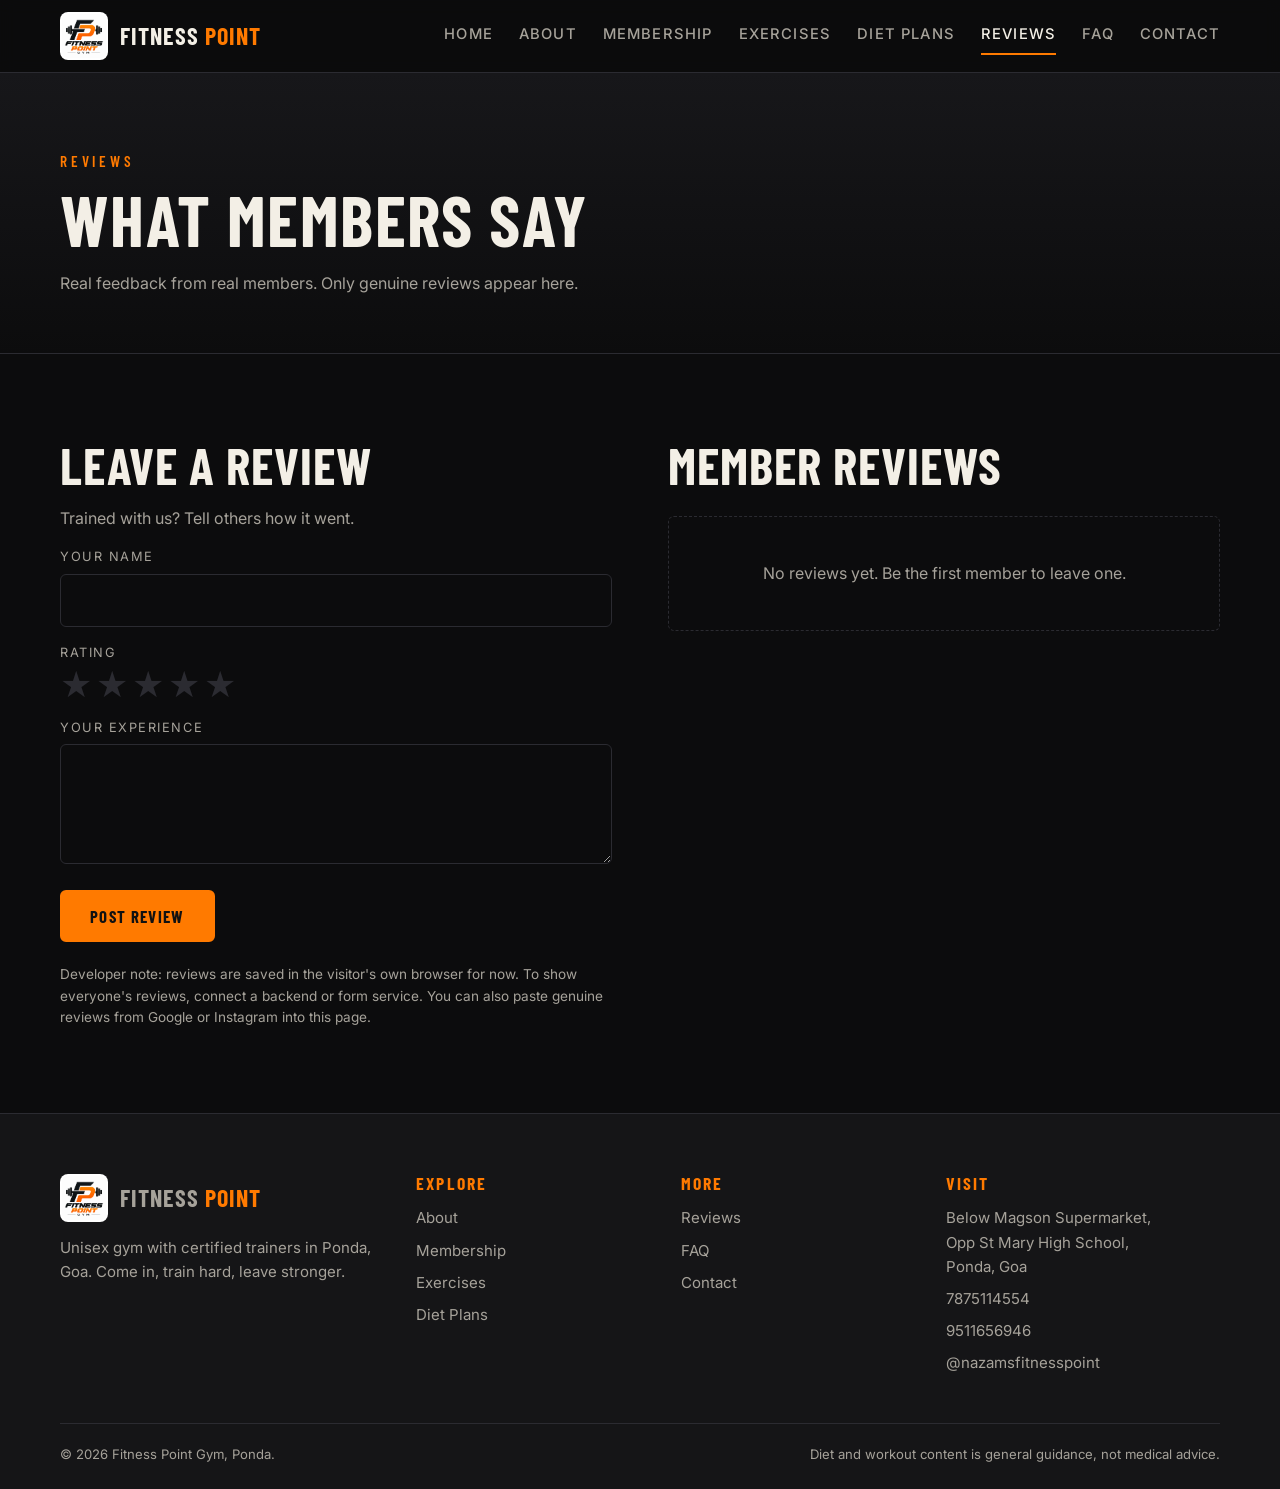
<file: reviews.html>
<!doctype html>
<html lang="en"><head><meta charset="utf-8"><meta name="viewport" content="width=device-width,initial-scale=1">
<title>Reviews | Fitness Point Gym, Ponda Goa</title>
<meta name="description" content="Member reviews of Fitness Point Gym, Ponda. Leave your own review.">
<link rel="icon" href="img/favicon.png">
<link rel="preconnect" href="https://fonts.googleapis.com"><link rel="preconnect" href="https://fonts.gstatic.com" crossorigin>
<link href="https://fonts.googleapis.com/css2?family=Barlow+Condensed:wght@500;600;700;800&family=Inter:wght@400;500;600&display=swap" rel="stylesheet">
<link rel="stylesheet" href="css/style.css">
</head><body>
<div id="hdr"></div>

<div class="pagehead"><div class="wrap"><span class="eyebrow">Reviews</span><h1 style="font-size:clamp(2.4rem,6vw,4.4rem)">What members say</h1><p class="lead">Real feedback from real members. Only genuine reviews appear here.</p></div></div>
<section><div class="wrap split" style="align-items:start">
  <div><h2>Leave a review</h2><p class="lead">Trained with us? Tell others how it went.</p>
  <form id="rvForm" style="margin-top:10px">
    <label>Your name</label><input name="n" required maxlength="40">
    <label>Rating</label>
    <div class="stars"><input type="radio" name="s" id="s5" value="5"><label for="s5">★</label><input type="radio" name="s" id="s4" value="4"><label for="s4">★</label><input type="radio" name="s" id="s3" value="3"><label for="s3">★</label><input type="radio" name="s" id="s2" value="2"><label for="s2">★</label><input type="radio" name="s" id="s1" value="1"><label for="s1">★</label></div>
    <label>Your experience</label><textarea name="t" required maxlength="400"></textarea>
    <p style="margin-top:18px"><button class="btn" type="submit">Post review</button> <span id="rvMsg" class="note"></span></p>
  </form>
  <p class="note">Developer note: reviews are saved in the visitor's own browser for now. To show everyone's reviews, connect a backend or form service. You can also paste genuine reviews from Google or Instagram into this page.</p></div>
  <div><h2>Member reviews</h2><div class="grid g1" id="rvList" style="display:grid;gap:16px;margin-top:24px"></div></div>
</div></section>
<div id="ftr"></div>
<script src="js/main.js"></script>
</body></html>
</file>
<file: css/style.css>
:root{
  --ink:#0c0c0d; --coal:#151517; --steel:#1f1f23; --line:#2b2b31;
  --gold:#ff7a00; --gold-d:#d85f00; --bone:#f3efe6; --mute:#a6a29a;
  --r:6px;
}
*{box-sizing:border-box;margin:0;padding:0}
html{scroll-behavior:smooth}
body{background:var(--ink);color:var(--bone);font-family:'Inter',system-ui,sans-serif;line-height:1.6;font-size:16px;-webkit-font-smoothing:antialiased}
img{max-width:100%;display:block}
a{color:inherit;text-decoration:none}
h1,h2,h3,h4{font-family:'Barlow Condensed','Impact',sans-serif;text-transform:uppercase;letter-spacing:.02em;line-height:1.05;font-weight:700}
h1{font-size:clamp(2.8rem,8vw,6rem)}
h2{font-size:clamp(2rem,4.5vw,3.2rem)}
h3{font-size:1.5rem}
.wrap{width:min(1160px,100% - 40px);margin-inline:auto}
section{padding:84px 0}
.eyebrow{font-family:'Barlow Condensed',sans-serif;color:var(--gold);letter-spacing:.25em;text-transform:uppercase;font-size:.95rem;font-weight:600;margin-bottom:10px;display:block}
.lead{color:var(--mute);max-width:620px;margin-top:14px}
.btn{display:inline-block;padding:14px 28px;background:var(--gold);color:#111;font-family:'Barlow Condensed',sans-serif;font-weight:700;text-transform:uppercase;letter-spacing:.08em;font-size:1.05rem;border:2px solid var(--gold);border-radius:var(--r);cursor:pointer;transition:.2s}
.btn:hover{background:transparent;color:var(--gold)}
.btn.ghost{background:transparent;color:var(--bone);border-color:var(--bone)}
.btn.ghost:hover{border-color:var(--gold);color:var(--gold)}

/* header */
header.site{position:sticky;top:0;z-index:50;background:rgba(12,12,13,.92);backdrop-filter:blur(8px);border-bottom:1px solid var(--line)}
.nav{display:flex;align-items:center;justify-content:space-between;height:72px}
.brand{display:flex;align-items:center;gap:12px;font-family:'Barlow Condensed',sans-serif;font-size:1.5rem;font-weight:700;text-transform:uppercase;letter-spacing:.04em}
.brand img{height:48px;width:48px;object-fit:contain}
.brand b{color:var(--gold)}
nav.menu{display:flex;gap:26px;align-items:center}
nav.menu a{font-size:.92rem;text-transform:uppercase;letter-spacing:.08em;color:var(--mute);font-weight:500;padding:6px 0;border-bottom:2px solid transparent}
nav.menu a:hover,nav.menu a.on{color:var(--bone);border-color:var(--gold)}
.burger{display:none;background:none;border:0;color:var(--bone);width:40px;height:40px;cursor:pointer}
.burger span{display:block;height:2px;background:currentColor;margin:7px 6px;transition:.2s}

/* hero */
.hero{position:relative;padding:0;min-height:88vh;display:flex;align-items:center;overflow:hidden;background:
  linear-gradient(100deg,rgba(12,12,13,.96) 35%,rgba(12,12,13,.55)),
  repeating-linear-gradient(135deg,#17171a 0 2px,#101012 2px 22px)}
.hero:after{content:"FP";position:absolute;right:-2%;bottom:-18%;font-family:'Barlow Condensed',sans-serif;font-weight:800;font-size:46vw;line-height:1;color:var(--gold);opacity:.06;pointer-events:none}
.hero .wrap{position:relative;z-index:1;padding:80px 0}
.hero h1 em{font-style:normal;color:var(--gold)}
.hero p{max-width:520px;color:var(--mute);margin:22px 0 34px;font-size:1.1rem}
.hero .row{display:flex;gap:14px;flex-wrap:wrap}
.stats{display:grid;grid-template-columns:repeat(4,1fr);border-block:1px solid var(--line);background:var(--coal)}
.stats div{padding:34px 20px;text-align:center;border-right:1px solid var(--line)}
.stats div:last-child{border:0}
.stats strong{display:block;font-family:'Barlow Condensed',sans-serif;font-size:2.6rem;color:var(--gold);line-height:1}
.stats span{color:var(--mute);font-size:.85rem;text-transform:uppercase;letter-spacing:.12em}

/* grids & cards */
.grid{display:grid;gap:22px;margin-top:44px}
.g2{grid-template-columns:repeat(2,1fr)}.g3{grid-template-columns:repeat(3,1fr)}.g4{grid-template-columns:repeat(4,1fr)}
.card{background:var(--coal);border:1px solid var(--line);border-radius:var(--r);padding:28px;transition:.2s}
.card:hover{border-color:var(--gold-d);transform:translateY(-3px)}
.card .no{font-family:'Barlow Condensed',sans-serif;color:var(--gold);font-size:1rem;letter-spacing:.2em}
.card h3{margin:8px 0 10px}
.card p,.card li{color:var(--mute);font-size:.96rem}
.card ul{list-style:none;margin-top:10px}
.card li{padding:6px 0;border-top:1px solid var(--line)}
.split{display:grid;grid-template-columns:1fr 1fr;gap:56px;align-items:center}
.panel{background:var(--coal);border:1px solid var(--line);border-radius:var(--r);padding:36px}
.alt{background:var(--coal);border-block:1px solid var(--line)}
.alt .card{background:var(--ink)}

/* pricing */
.price{position:relative;text-align:center;padding:38px 26px}
.price .amt{font-family:'Barlow Condensed',sans-serif;font-size:3.6rem;color:var(--gold);line-height:1;margin:10px 0}
.price .amt small{font-size:1.2rem;color:var(--mute)}
.price.best{border-color:var(--gold)}
.tag{position:absolute;top:-13px;left:50%;transform:translateX(-50%);background:var(--gold);color:#111;font-family:'Barlow Condensed',sans-serif;font-weight:700;font-size:.85rem;letter-spacing:.14em;padding:3px 14px;text-transform:uppercase;border-radius:3px}
.price ul{text-align:left;margin:20px 0 26px}
.note{font-size:.85rem;color:var(--mute);margin-top:22px}

/* page head */
.pagehead{padding:76px 0 56px;background:linear-gradient(180deg,#17171a,var(--ink));border-bottom:1px solid var(--line)}

/* tables */
.tabs{display:flex;gap:8px;flex-wrap:wrap;margin:36px 0 10px}
.tabs button{background:var(--coal);color:var(--mute);border:1px solid var(--line);padding:10px 20px;font-family:'Barlow Condensed',sans-serif;text-transform:uppercase;letter-spacing:.1em;font-size:1rem;cursor:pointer;border-radius:var(--r)}
.tabs button.on,.tabs button:hover{background:var(--gold);color:#111;border-color:var(--gold)}
.pane{display:none}.pane.on{display:block}
table{width:100%;border-collapse:collapse;margin-top:18px;font-size:.96rem}
th,td{text-align:left;padding:13px 14px;border-bottom:1px solid var(--line)}
th{font-family:'Barlow Condensed',sans-serif;text-transform:uppercase;letter-spacing:.1em;color:var(--gold);font-weight:600;font-size:1rem}
td:first-child{color:var(--bone);font-weight:500}
td{color:var(--mute)}
.scroll{overflow-x:auto}

/* faq */
details{background:var(--coal);border:1px solid var(--line);border-radius:var(--r);margin-bottom:12px}
summary{cursor:pointer;padding:20px 24px;font-weight:600;list-style:none;display:flex;justify-content:space-between;gap:16px}
summary::-webkit-details-marker{display:none}
summary:after{content:"+";color:var(--gold);font-size:1.5rem;line-height:1}
details[open] summary:after{content:"–"}
details[open]{border-color:var(--gold-d)}
details p{padding:0 24px 22px;color:var(--mute)}

/* forms */
form label{display:block;font-size:.8rem;text-transform:uppercase;letter-spacing:.12em;color:var(--mute);margin:16px 0 6px}
input,textarea,select{width:100%;background:var(--ink);border:1px solid var(--line);color:var(--bone);padding:13px 14px;font:inherit;border-radius:var(--r)}
input:focus,textarea:focus,select:focus{outline:0;border-color:var(--gold)}
textarea{min-height:120px;resize:vertical}
.stars{display:flex;gap:4px;flex-direction:row-reverse;justify-content:flex-end}
.stars input{display:none}
.stars label{font-size:2rem;color:var(--line);cursor:pointer;margin:0;letter-spacing:0;text-transform:none;line-height:1}
.stars input:checked~label,.stars label:hover,.stars label:hover~label{color:var(--gold)}
.rv{display:flex;flex-direction:column;gap:10px}
.rv .st{color:var(--gold);letter-spacing:2px}
.rv .who{font-family:'Barlow Condensed',sans-serif;text-transform:uppercase;letter-spacing:.08em;font-size:1.1rem}
.empty{border:1px dashed var(--line);padding:44px;text-align:center;color:var(--mute);border-radius:var(--r);grid-column:1/-1}

/* cta + footer */
.cta{background:var(--gold);color:#111;text-align:center;padding:70px 0}
.cta h2{margin-bottom:10px}
.cta .btn{background:#111;color:var(--gold);border-color:#111;margin-top:22px}
.cta .btn:hover{background:transparent;color:#111}
footer.site{background:var(--coal);border-top:1px solid var(--line);padding:60px 0 24px}
.fgrid{display:grid;grid-template-columns:1.4fr 1fr 1fr 1.2fr;gap:36px}
footer h4{color:var(--gold);font-size:1.1rem;margin-bottom:14px;letter-spacing:.12em}
footer p,footer a{color:var(--mute);font-size:.94rem;display:block;margin-bottom:8px}
footer a:hover{color:var(--gold)}
.legal{border-top:1px solid var(--line);margin-top:40px;padding-top:20px;font-size:.82rem;color:var(--mute);display:flex;justify-content:space-between;flex-wrap:wrap;gap:8px}
.callbar{display:none}

@media(max-width:900px){
  section{padding:60px 0}
  .g3,.g4,.fgrid{grid-template-columns:1fr 1fr}
  .split{grid-template-columns:1fr;gap:32px}
  .stats{grid-template-columns:1fr 1fr}.stats div:nth-child(2){border-right:0}.stats div:nth-child(-n+2){border-bottom:1px solid var(--line)}
  .burger{display:block}
  nav.menu{position:absolute;top:72px;left:0;right:0;background:var(--ink);border-bottom:1px solid var(--line);flex-direction:column;gap:0;align-items:stretch;display:none;padding:8px 20px 20px}
  nav.menu.open{display:flex}
  nav.menu a{padding:14px 0;border-bottom:1px solid var(--line)}
}
@media(max-width:600px){
  .g2,.g3,.g4,.fgrid{grid-template-columns:1fr}
  .callbar{display:grid;grid-template-columns:1fr 1fr;position:fixed;bottom:0;left:0;right:0;z-index:60}
  .callbar a{padding:14px;text-align:center;font-family:'Barlow Condensed',sans-serif;text-transform:uppercase;letter-spacing:.1em;font-weight:700;font-size:1.05rem}
  .callbar a:first-child{background:var(--gold);color:#111}.callbar a:last-child{background:#1f8f4a;color:#fff}
  body{padding-bottom:50px}
  .hero{min-height:78vh}
}

/* logo sits on white so the dark letters stay readable */
.brand img{background:#fff;border-radius:8px;padding:2px}
.hero .wrap{display:grid;grid-template-columns:1.2fr .8fr;align-items:center;gap:40px}
.hero-logo{background:#fff;border-radius:18px;padding:18px;max-width:380px;justify-self:end;box-shadow:0 0 0 6px rgba(255,122,0,.25)}
.panel img[alt="Fitness Point Gym"]{background:#fff;border-radius:14px;padding:12px}
@media(max-width:900px){.hero .wrap{grid-template-columns:1fr}.hero-logo{display:none}}
</file>
